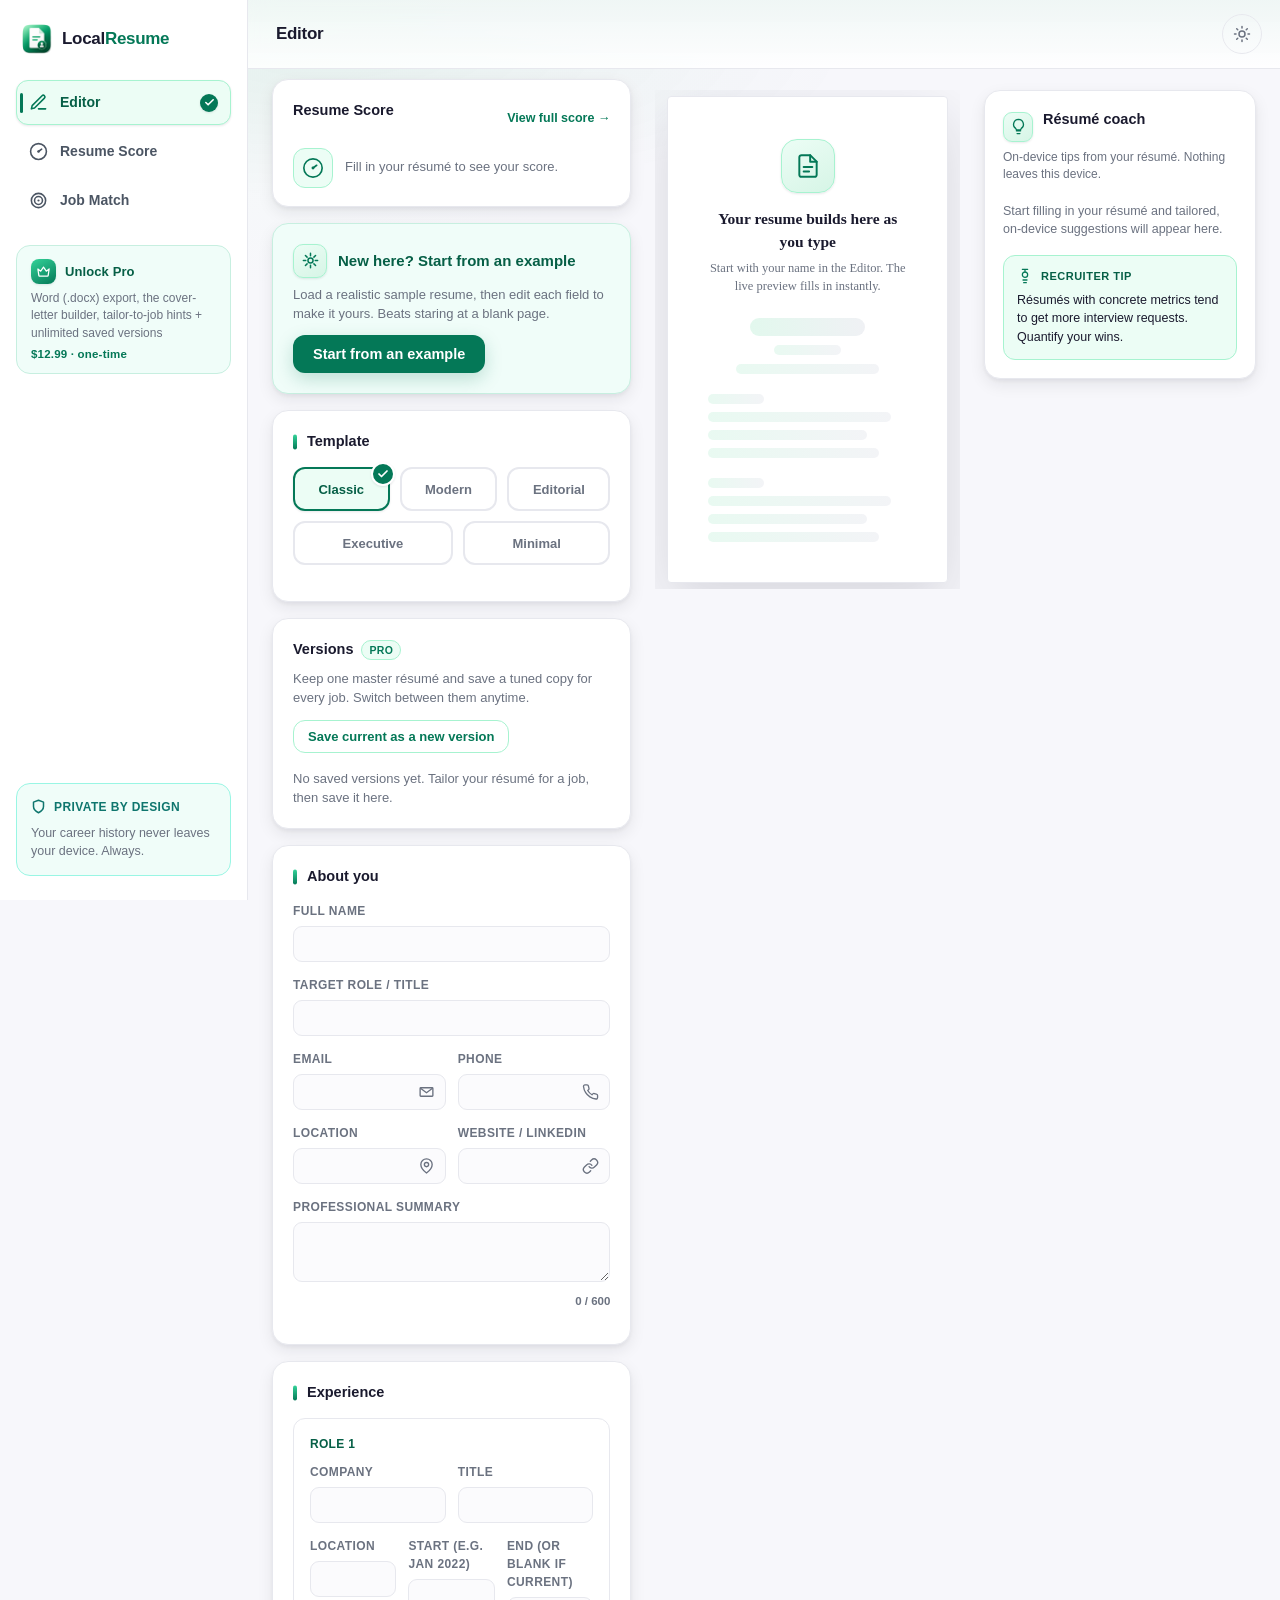
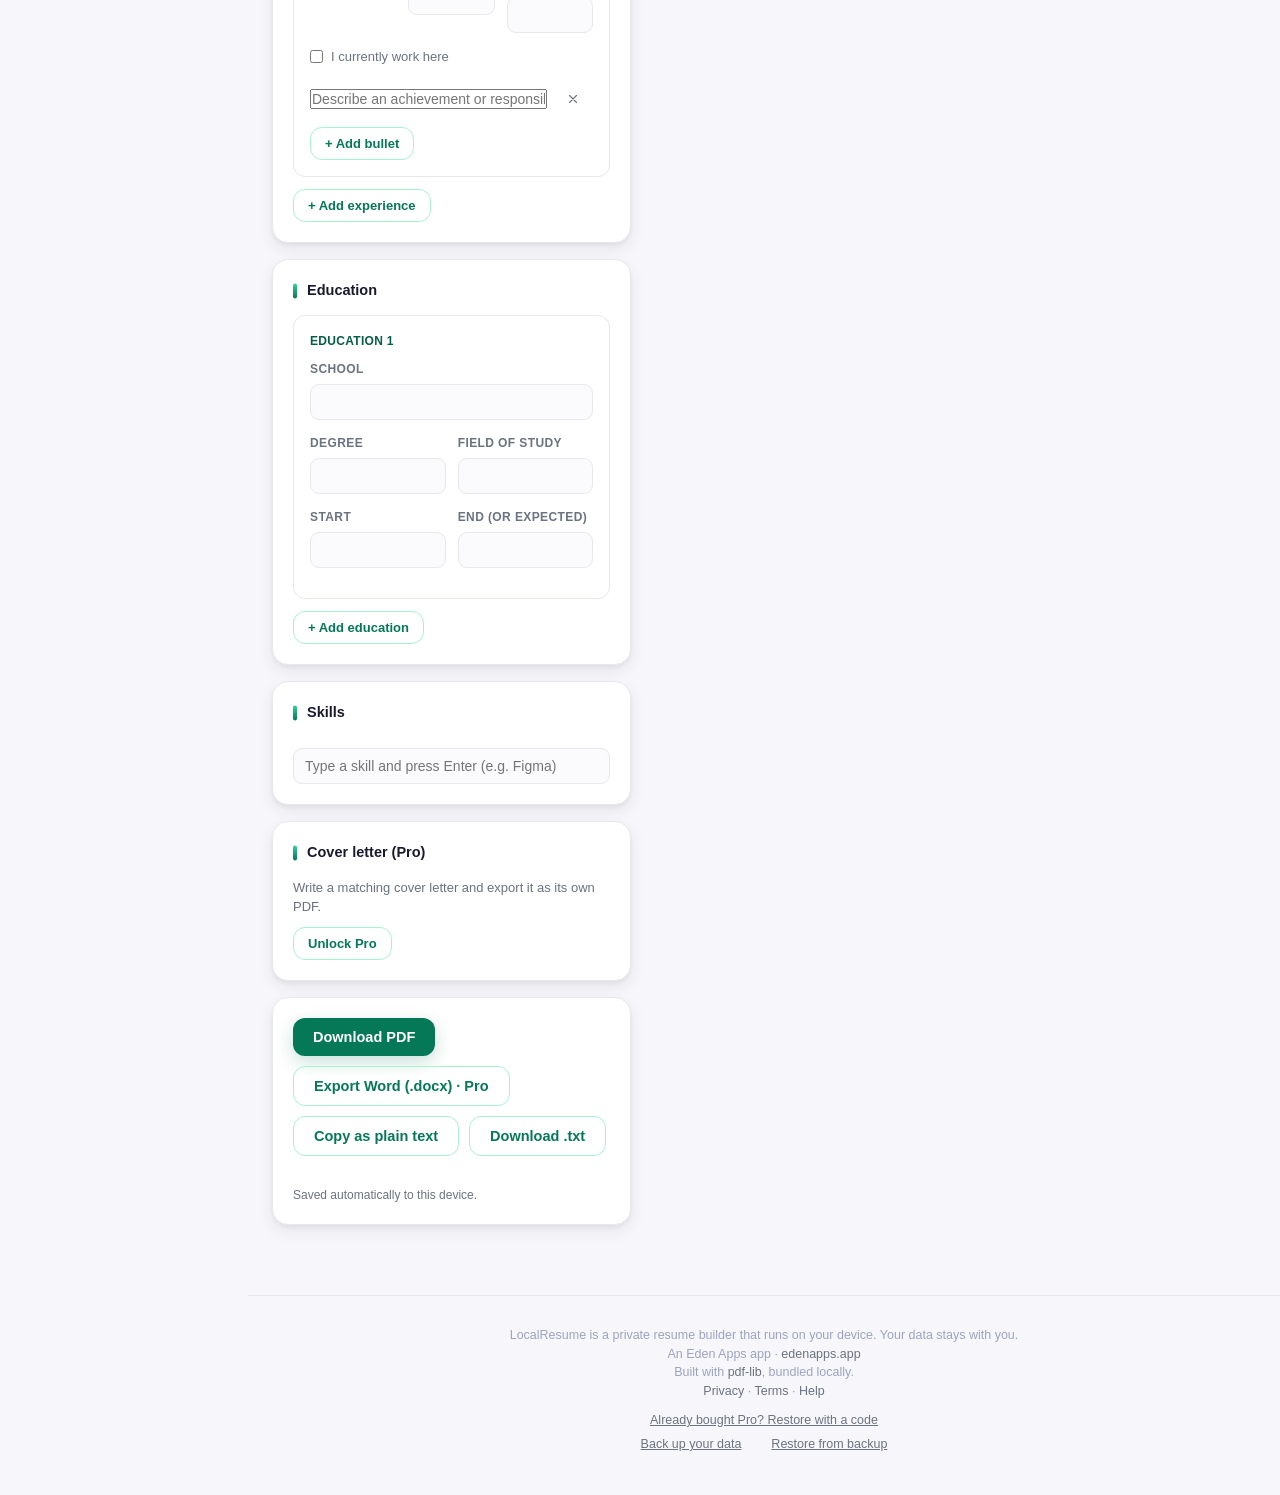
<file: index.html>
<!DOCTYPE html>
<html lang="en">
<head>
  <meta charset="UTF-8">
  <meta http-equiv="Content-Security-Policy" content="default-src 'self'; script-src 'self' https://js.stripe.com; style-src 'self' 'unsafe-inline'; img-src 'self' data: blob: https://da08ctfrofx1b.cloudfront.net; font-src 'self'; connect-src 'self' https://api.revenuecat.com https://e.revenue.cat https://js.stripe.com; worker-src 'self' blob:; frame-src https://js.stripe.com; child-src 'self' blob:; object-src 'none'; base-uri 'self'; form-action 'none'">
  <meta name="viewport" content="width=device-width, initial-scale=1.0, viewport-fit=cover">
  <title>LocalResume: Private Resume Builder</title>
  <meta name="description" content="Build a polished, ATS-friendly resume right on your device. Your career history and contact details are never uploaded. No account needed.">
  <link rel="icon" href="assets/favicon.svg" type="image/svg+xml">
  <link rel="icon" type="image/png" sizes="32x32" href="assets/favicon-32.png">
  <link rel="icon" type="image/png" sizes="16x16" href="assets/favicon-16.png">
  <link rel="apple-touch-icon" href="assets/apple-touch-icon.png">
  <link rel="canonical" href="https://localresumeapp.com/">
  <meta name="theme-color" content="#ffffff" media="(prefers-color-scheme: light)">
  <meta name="theme-color" content="#0f1115" media="(prefers-color-scheme: dark)">
  <link rel="manifest" href="assets/manifest.webmanifest">
  <!-- Open Graph / social share -->
  <meta property="og:type" content="website">
  <meta property="og:site_name" content="LocalResume">
  <meta property="og:url" content="https://localresumeapp.com/">
  <meta property="og:title" content="LocalResume: Build a private, ATS-friendly résumé">
  <meta property="og:description" content="Build a polished, ATS-friendly resume right on your device. Your career history and contact details are never uploaded. No account needed.">
  <meta property="og:image" content="https://localresumeapp.com/assets/og-image.png">
  <meta property="og:image:width" content="1200">
  <meta property="og:image:height" content="630">
  <meta property="og:image:alt" content="LocalResume: private, on your device">
  <meta name="twitter:card" content="summary_large_image">
  <meta name="twitter:title" content="LocalResume: Build a private, ATS-friendly résumé">
  <meta name="twitter:description" content="Build a polished, ATS-friendly resume right on your device. Your career history and contact details are never uploaded. No account needed.">
  <meta name="twitter:image" content="https://localresumeapp.com/assets/og-image.png">
  <!-- Sets data-theme on <html> before styles paint, so there's no flash of the
       wrong theme. CSP-safe (same-origin 'self', no inline script). -->
  <script src="theme.js?v=506fb6be22"></script>
  <link rel="stylesheet" href="styles.css?v=506fb6be22">
  <script type="application/ld+json">{"@context":"https://schema.org","@type":"SoftwareApplication","name":"LocalResume","url":"https://localresumeapp.com/","description":"Build a polished, ATS-friendly resume right on your device. Your career history and contact details are never uploaded. No account needed.","applicationCategory":"BusinessApplication","operatingSystem":"Web, iOS","isAccessibleForFree":true,"browserRequirements":"Requires JavaScript. Runs on your device — no account, no upload.","publisher":{"@type":"Organization","name":"LocalResume"}}</script>
</head>
<body>
  <a class="skip-link" href="#appMain">Skip to content</a>
  <div class="app-shell">
    <!-- ── Left sidebar: brand, primary nav, privacy card ── -->
    <aside class="sidebar" aria-label="Primary">
      <div class="logo" id="logo" role="button" tabindex="0" aria-label="Scroll to top">
        <img src="assets/brand-icon-512.png" alt="LocalResume logo" class="brand-logo" width="30" height="30">
        <b>Local<span class="wordmark-accent">Resume</span></b>
      </div>

      <nav class="side-nav" aria-label="Sections">
        <a class="nav-item" id="navEditor" href="#/editor">
          <span class="nav-ic" aria-hidden="true"><svg viewBox="0 0 24 24" fill="none" stroke="currentColor" stroke-width="2" stroke-linecap="round" stroke-linejoin="round"><path d="M12 20h9"/><path d="M16.5 3.5a2.12 2.12 0 0 1 3 3L7 19l-4 1 1-4Z"/></svg></span>
          <span>Editor</span>
        </a>
        <a class="nav-item" id="navScore" href="#/score">
          <span class="nav-ic" aria-hidden="true"><svg viewBox="0 0 24 24" fill="none" stroke="currentColor" stroke-width="2" stroke-linecap="round" stroke-linejoin="round"><path d="M22 12a10 10 0 1 1-20 0 10 10 0 0 1 20 0Z"/><path d="M12 12l4-3"/><circle cx="12" cy="12" r="1.6" fill="currentColor" stroke="none"/></svg></span>
          <span>Resume Score</span>
        </a>
        <a class="nav-item" id="navMatch" href="#/match">
          <span class="nav-ic" aria-hidden="true"><svg viewBox="0 0 24 24" fill="none" stroke="currentColor" stroke-width="2" stroke-linecap="round" stroke-linejoin="round"><circle cx="12" cy="12" r="9"/><circle cx="12" cy="12" r="5"/><circle cx="12" cy="12" r="1.4" fill="currentColor" stroke="none"/></svg></span>
          <span>Job Match</span>
        </a>
      </nav>

      <!-- Quiet, honest front door to the existing one-time Pro offer.
           Hidden by default; app.js reveals it only when Billing.isPro() is
           false, and hides it again on any Pro-status change (purchase/restore).
           The button calls the app's existing showProModal() opener. -->
      <button type="button" class="unlock-pro-card hidden" id="unlockProCard"
              aria-label="Unlock LocalResume Pro, $12.99 one-time">
        <span class="unlock-pro-head">
          <svg class="unlock-pro-glyph" aria-hidden="true" viewBox="0 0 24 24" fill="none" stroke="currentColor" stroke-width="2" stroke-linecap="round" stroke-linejoin="round"><path d="M3 8l4.5 3.5L12 5l4.5 6.5L21 8l-1.6 10.5a1 1 0 0 1-1 .85H5.6a1 1 0 0 1-1-.85L3 8z"/></svg>
          <span class="unlock-pro-title">Unlock Pro</span>
        </span>
        <span class="unlock-pro-benefit">Word (.docx) export, the cover-letter builder, tailor-to-job hints + unlimited saved versions</span>
        <span class="unlock-pro-price">$12.99 · one-time</span>
      </button>

      <div class="privacy-card">
        <div class="privacy-card-head">
          <svg aria-hidden="true" viewBox="0 0 24 24" fill="none" stroke="currentColor" stroke-width="2.4" stroke-linecap="round" stroke-linejoin="round"><path d="M12 22s8-4 8-10V5l-8-3-8 3v7c0 6 8 10 8 10z"/></svg>
          <span>Private by design</span>
        </div>
        <p>Your career history never leaves your device. Always.</p>
      </div>
    </aside>

    <!-- ── Main area: slim topbar + routed views ── -->
    <div class="main-area">
      <div class="topbar">
        <div class="topbar-title" id="routeTitle">Editor</div>
        <div class="topbar-right">
          <button type="button" class="theme-toggle" id="themeToggle" aria-label="Switch theme">
            <svg class="icon-moon" aria-hidden="true" viewBox="0 0 24 24" fill="none" stroke="currentColor" stroke-width="2" stroke-linecap="round" stroke-linejoin="round"><path d="M21 12.79A9 9 0 1 1 11.21 3 7 7 0 0 0 21 12.79z"/></svg>
            <svg class="icon-sun" aria-hidden="true" viewBox="0 0 24 24" fill="none" stroke="currentColor" stroke-width="2" stroke-linecap="round" stroke-linejoin="round"><circle cx="12" cy="12" r="4"/><path d="M12 2v2M12 20v2M4.93 4.93l1.41 1.41M17.66 17.66l1.41 1.41M2 12h2M20 12h2M6.34 17.66l-1.41 1.41M19.07 4.93l-1.41 1.41"/></svg>
          </button>
        </div>
      </div>

      <!-- Editor is the live mount point for buildEditor(); the router shows/hides
           the route sections and relocates the Score/Match panels into their views. -->
      <main class="route-wrap" id="appMain" tabindex="-1">
        <section id="route-editor" class="route" tabindex="-1">
          <div id="editor" class="editor"></div>
        </section>
        <section id="route-score" class="route" tabindex="-1" hidden>
          <div class="route-head">
            <h2 class="route-h">Resume Score</h2>
            <p class="route-sub">A quick on-device check against common recruiter and ATS expectations. Updates live as you edit. Nothing leaves your device.</p>
          </div>
          <div id="scoreHost" class="route-body"></div>
        </section>
        <section id="route-match" class="route" tabindex="-1" hidden>
          <div class="route-head">
            <h2 class="route-h">Job Match</h2>
            <p class="route-sub">Paste a job description and compare its key terms against your whole resume, all on this device.</p>
          </div>
          <div id="matchHost" class="route-body"></div>
        </section>
      </main>

      <footer>
    LocalResume is a private resume builder that runs on your device. Your data stays with you.<br>
    An Eden Apps app · <a href="https://edenapps.app" target="_blank" rel="noopener">edenapps.app</a><br>
    Built with <a href="https://pdf-lib.js.org" target="_blank" rel="noopener">pdf-lib</a>, bundled locally.<br>
    <a href="privacy.html">Privacy</a> · <a href="https://edenapps.app/terms.html" target="_blank" rel="noopener">Terms</a> · <a href="support.html">Help</a><br>
    <button type="button" id="footerRestoreLink" class="restore-link" style="margin-top: 8px;">Already bought Pro? Restore with a code</button>
    <button type="button" id="footerLicenseLink" class="restore-link hidden">View your Pro license card</button>
    <a id="footerRefundLink" class="restore-link hidden" href="#">Need a refund? Email us</a>
    <div class="backup-row">
      <button type="button" id="footerBackupLink" class="restore-link">Back up your data</button>
      <button type="button" id="footerRestoreBackupLink" class="restore-link">Restore from backup</button>
      <input type="file" id="vaultFileInput" accept=".json,application/json" class="hidden">
    </div>
  </footer>
    </div>
  </div>

  <!-- pdf-lib is lazy-loaded on first PDF export (see ensurePdfLib in app.js) -->
  <script src="lib/jszip.min.js"></script>
  <script src="billing.js?v=506fb6be22"></script>
  <script src="app.js?v=506fb6be22"></script>
</body>
</html>
</file>
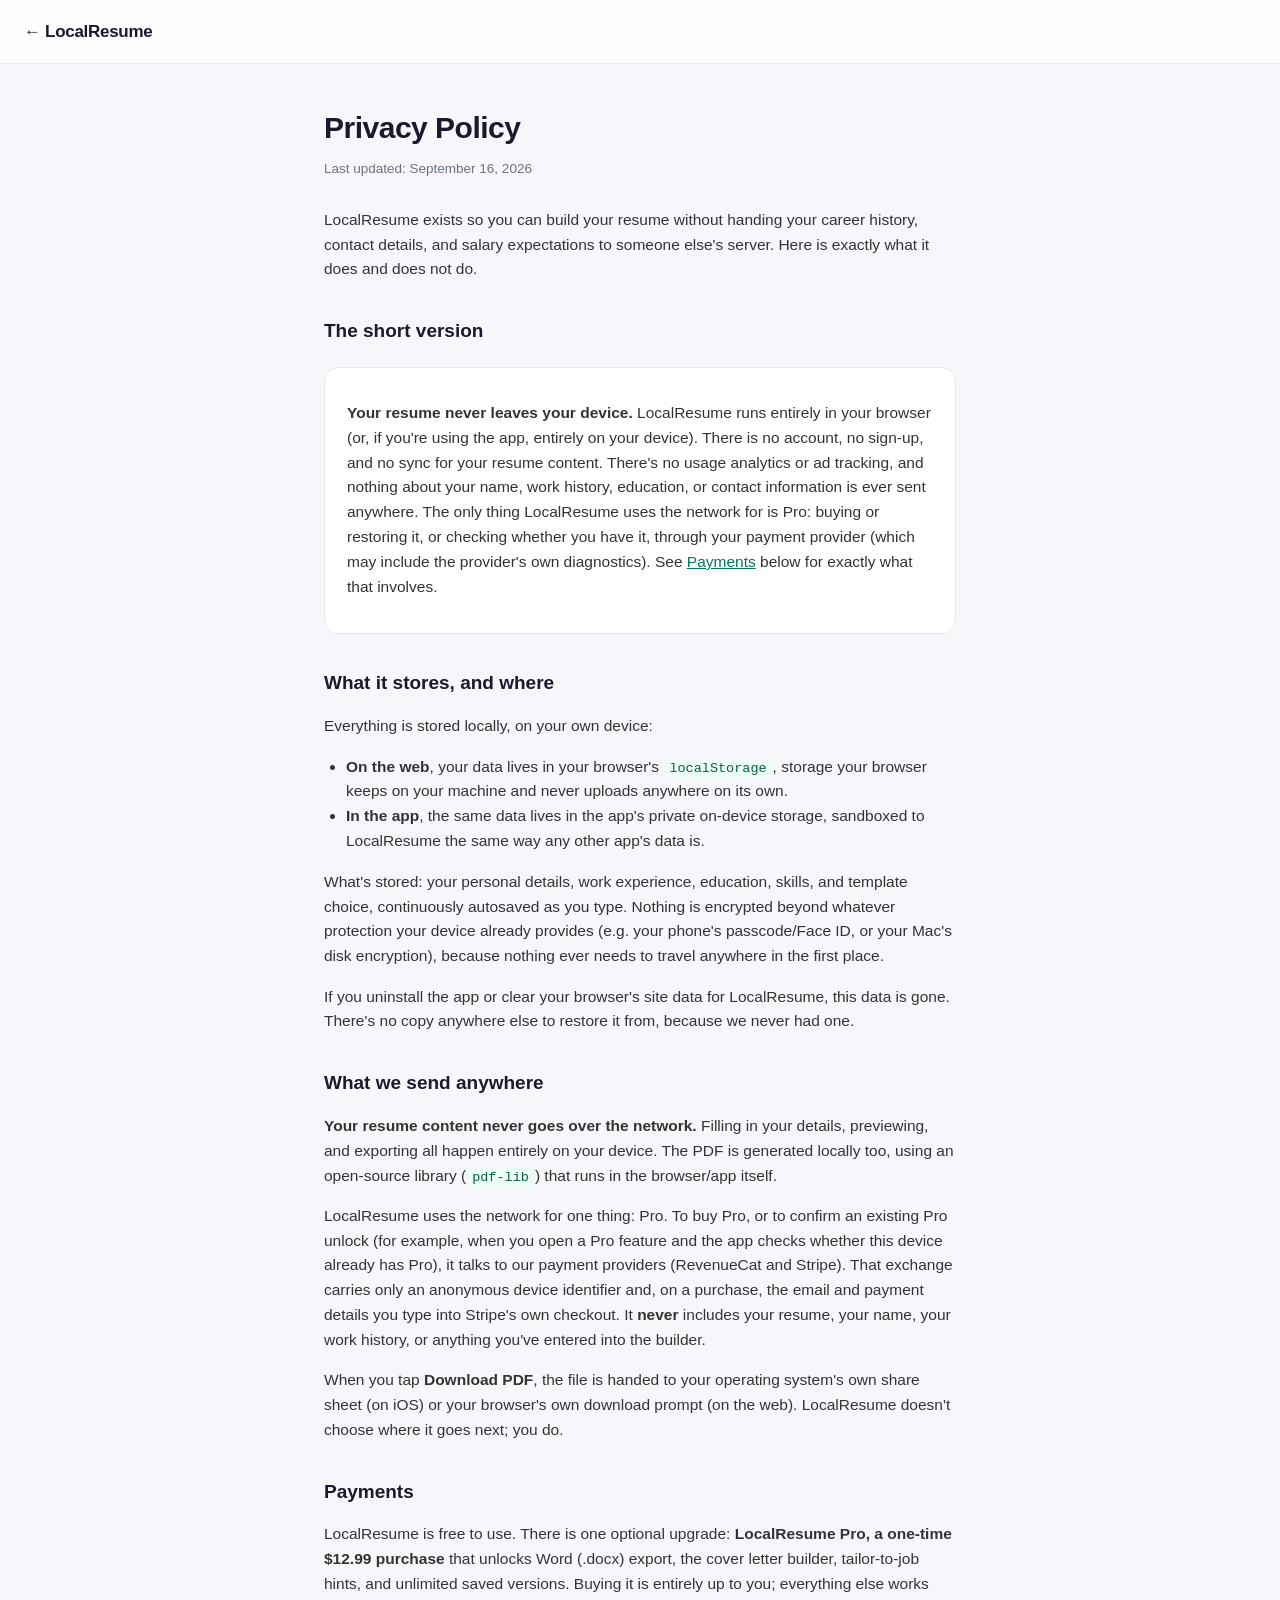
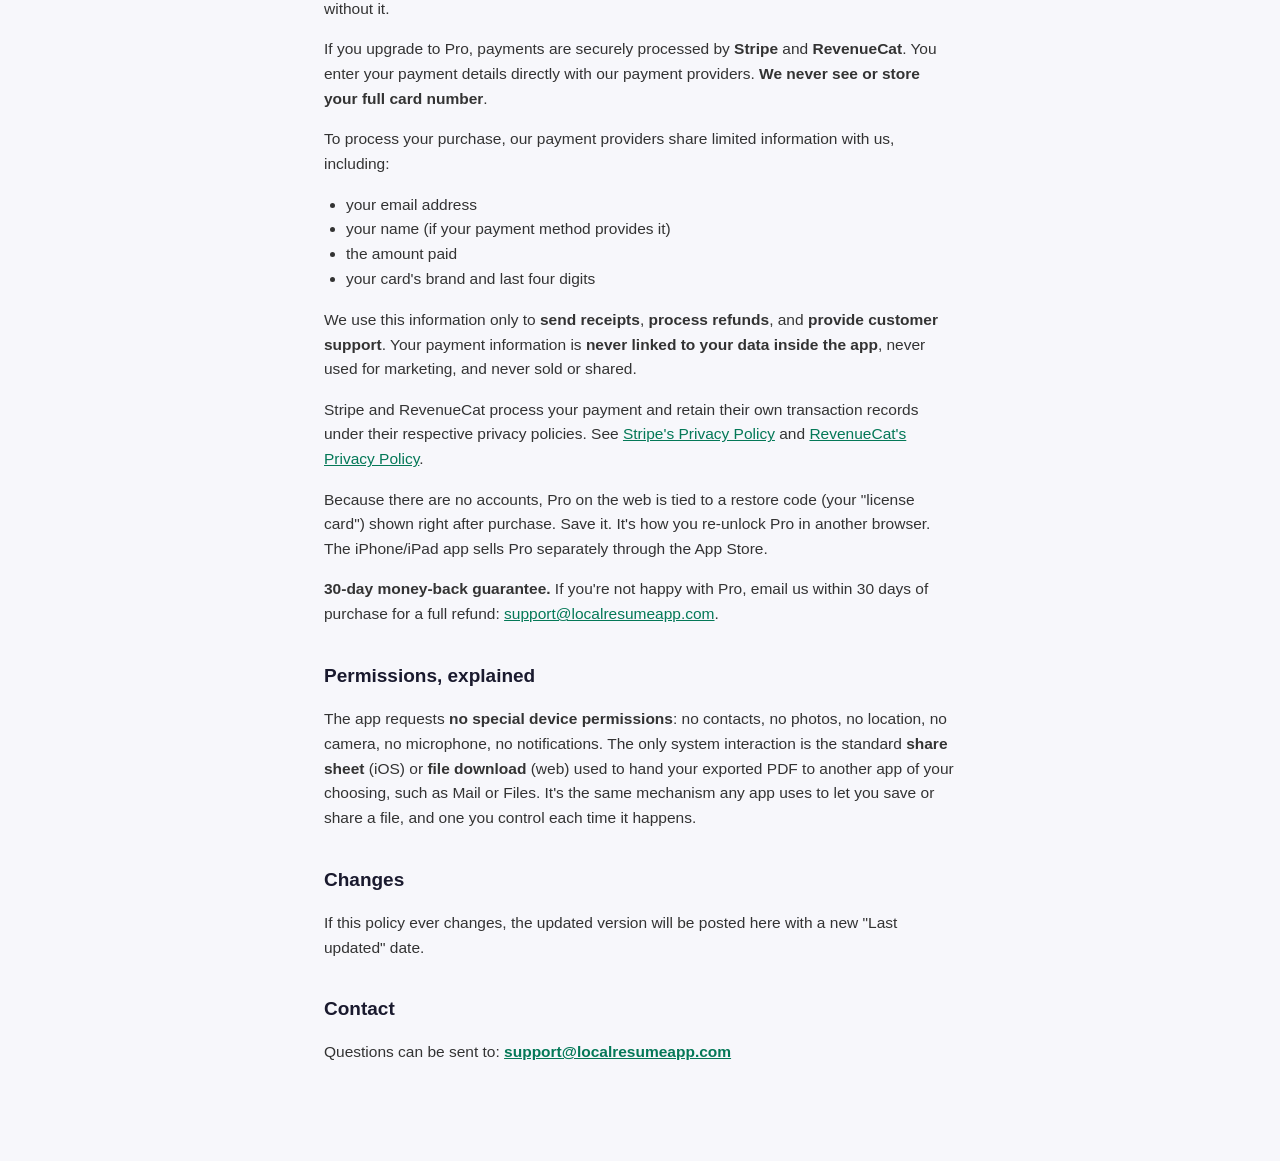
<file: privacy.html>
<!DOCTYPE html>
<html lang="en">
<head>
<meta charset="UTF-8">
<meta name="viewport" content="width=device-width, initial-scale=1, viewport-fit=cover">
<title>LocalResume: Privacy Policy</title>
<meta name="description" content="LocalResume's privacy policy: your resume is built and stored on your device. No account, no ads, no cross-app tracking. The network is used only for Pro.">
<link rel="canonical" href="https://localresumeapp.com/privacy.html">
<link rel="icon" href="assets/favicon.svg">
<script>try{var n=(window.Capacitor&&typeof window.Capacitor.isNativePlatform==='function'&&window.Capacitor.isNativePlatform())||location.protocol==='capacitor:'||location.hostname==='localhost'||/[?&]native=1/.test(location.search);if(n)document.documentElement.className+=' native';}catch(e){}</script>
<style>
  :root {
    --brand: #047857; --brand-dark: #065f46; --brand-soft: #ecfdf5;
    --ink: #1a1a2e; --muted: #6b7280; --line: #e7e8ee; --bg: #f7f7fb; --card: #ffffff;
  }
  * { box-sizing: border-box; }
  body {
    font-family: -apple-system, BlinkMacSystemFont, "Segoe UI", Roboto, sans-serif;
    color: var(--ink); background: var(--bg); margin: 0; line-height: 1.6;
  }
  .topbar {
    padding: max(18px, env(safe-area-inset-top)) max(24px, env(safe-area-inset-right)) 18px max(24px, env(safe-area-inset-left));
    border-bottom: 1px solid var(--line); background: rgba(255,255,255,.85);
    backdrop-filter: saturate(180%) blur(12px); position: sticky; top: 0;
  }
  .topbar a { color: var(--ink); text-decoration: none; font-weight: 800; font-size: 17px; letter-spacing: -.3px; }
  main { max-width: 680px; margin: 0 auto; padding: 40px 24px 80px; }
  h1 { font-size: 30px; letter-spacing: -.5px; margin: 0 0 6px; }
  .updated { color: var(--muted); font-size: 13.5px; margin-bottom: 28px; }
  h2 { font-size: 19px; margin: 34px 0 10px; }
  p, li { color: #333; font-size: 15.5px; }
  /* Platform-aware payment copy: web shows Stripe, the iOS app shows Apple In-App Purchase. */
  .only-ios { display: none; }
  html.native .only-web { display: none; }
  html.native .only-ios { display: block; }
  ul { padding-left: 22px; }
  code {
    background: var(--brand-soft); color: var(--brand-dark);
    padding: 2px 6px; border-radius: 5px; font-size: 13.5px;
  }
  a { color: var(--brand); }
  .card {
    background: var(--card); border: 1px solid var(--line); border-radius: 14px;
    padding: 18px 22px; margin: 20px 0;
  }
  /* Dark theme — follows the system setting (this page has no toggle), using
     the same dark tokens as the main app. */
  @media (prefers-color-scheme: dark) {
    :root {
      --brand: #34d399; --brand-dark: #6ee7b7; --brand-soft: #10231c;
      --ink: #e8e8ed; --muted: #a1a1b0; --line: #2a2c34; --bg: #15161a; --card: #1c1d22;
    }
    .topbar { background: rgba(24,25,30,.85); }
    p, li { color: #d3d3dc; }
  }
</style>
</head>
<body>
  <div class="topbar"><a href="./">← LocalResume</a></div>
  <main>
    <h1>Privacy Policy</h1>
    <div class="updated">Last updated: September 16, 2026</div>

    <p>LocalResume exists so you can build your resume without handing your career history, contact details, and salary expectations to someone else's server. Here is exactly what it does and does not do.</p>

    <h2>The short version</h2>
    <div class="card">
      <p><strong>Your resume never leaves your device.</strong> LocalResume runs entirely in your browser (or, if you're using the app, entirely on your device). There is no account, no sign-up, and no sync for your resume content. There's no usage analytics or ad tracking, and nothing about your name, work history, education, or contact information is ever sent anywhere. The only thing LocalResume uses the network for is Pro: buying or restoring it, or checking whether you have it, through your payment provider (which may include the provider's own diagnostics). See <a href="#payments">Payments</a> below for exactly what that involves.</p>
    </div>

    <h2>What it stores, and where</h2>
    <p>Everything is stored locally, on your own device:</p>
    <ul>
      <li><strong>On the web</strong>, your data lives in your browser's <code>localStorage</code>, storage your browser keeps on your machine and never uploads anywhere on its own.</li>
      <li><strong>In the app</strong>, the same data lives in the app's private on-device storage, sandboxed to LocalResume the same way any other app's data is.</li>
    </ul>
    <p>What's stored: your personal details, work experience, education, skills, and template choice, continuously autosaved as you type. Nothing is encrypted beyond whatever protection your device already provides (e.g. your phone's passcode/Face ID, or your Mac's disk encryption), because nothing ever needs to travel anywhere in the first place.</p>
    <p>If you uninstall the app or clear your browser's site data for LocalResume, this data is gone. There's no copy anywhere else to restore it from, because we never had one.</p>

    <h2>What we send anywhere</h2>
    <p><strong>Your resume content never goes over the network.</strong> Filling in your details, previewing, and exporting all happen entirely on your device. The PDF is generated locally too, using an open-source library (<code>pdf-lib</code>) that runs in the browser/app itself.</p>
    <p class="only-web">LocalResume uses the network for one thing: Pro. To buy Pro, or to confirm an existing Pro unlock (for example, when you open a Pro feature and the app checks whether this device already has Pro), it talks to our payment providers (RevenueCat and Stripe). That exchange carries only an anonymous device identifier and, on a purchase, the email and payment details you type into Stripe's own checkout. It <strong>never</strong> includes your resume, your name, your work history, or anything you've entered into the builder.</p>
    <p class="only-ios">LocalResume uses the network for one thing: Pro. On iPhone and iPad, Apple handles the purchase through the App Store, and when the app launches it confirms purchase status with RevenueCat using an anonymous identifier. That check <strong>never</strong> includes your resume, your name, your work history, or anything you've entered into the builder.</p>
    <p>When you tap <strong>Download PDF</strong>, the file is handed to your operating system's own share sheet (on iOS) or your browser's own download prompt (on the web). LocalResume doesn't choose where it goes next; you do.</p>
    <!-- Payments is platform-aware: .only-web = Stripe (web billing); .only-ios = Apple In-App Purchase (iPhone/iPad). Toggled by the html.native class set in <head>. -->
    <h2 id="payments">Payments</h2>
    <p>LocalResume is free to use. There is one optional upgrade: <strong>LocalResume Pro, a one-time $12.99 purchase</strong> that unlocks Word (.docx) export, the cover letter builder, tailor-to-job hints, and unlimited saved versions. Buying it is entirely up to you; everything else works without it.</p>
    <div class="only-web">
    <p>If you upgrade to Pro, payments are securely processed by <strong>Stripe</strong> and <strong>RevenueCat</strong>. You enter your payment details directly with our payment providers. <strong>We never see or store your full card number</strong>.</p>
    <p>To process your purchase, our payment providers share limited information with us, including:</p>
    <ul>
      <li>your email address</li>
      <li>your name (if your payment method provides it)</li>
      <li>the amount paid</li>
      <li>your card&#39;s brand and last four digits</li>
    </ul>
    <p>We use this information only to <strong>send receipts</strong>, <strong>process refunds</strong>, and <strong>provide customer support</strong>. Your payment information is <strong>never linked to your data inside the app</strong>, never used for marketing, and never sold or shared.</p>
    <p>Stripe and RevenueCat process your payment and retain their own transaction records under their respective privacy policies. See <a href="https://stripe.com/privacy" target="_blank" rel="noopener">Stripe&#39;s Privacy Policy</a> and <a href="https://www.revenuecat.com/privacy" target="_blank" rel="noopener">RevenueCat&#39;s Privacy Policy</a>.</p>
    </div>
    <div class="only-ios">
    <p>On iPhone and iPad, Pro is sold through the <strong>App Store using Apple&#39;s In-App Purchase</strong>. Apple handles the entire checkout and shows the price in your local currency. You pay with your Apple Account. <strong>We never see or handle your card, and we never receive your name or email.</strong></p>
    <p>After a purchase, all we receive is <strong>anonymized sales totals</strong> from Apple (how many, not who) and a <strong>random identifier</strong> from RevenueCat that the app uses to check whether Pro is active on your device. It isn&#39;t tied to your Apple Account, your name, or anything you create in the app, and it&#39;s never used for marketing, never sold, and never shared.</p>
    </div>
    <p class="only-web">Because there are no accounts, Pro on the web is tied to a restore code (your "license card") shown right after purchase. Save it. It's how you re-unlock Pro in another browser. The iPhone/iPad app sells Pro separately through the App Store.</p>
    <p class="only-ios">There are no accounts. Your Pro purchase belongs to your Apple Account. To re-unlock it on another iPhone or iPad, tap <strong>Restore Purchases</strong> in the app while signed in with the same Apple Account.</p>
    <div class="only-web">
    <p><strong>30-day money-back guarantee.</strong> If you're not happy with Pro, email us within 30 days of purchase for a full refund: <a href="mailto:support@localresumeapp.com">support@localresumeapp.com</a>.</p>
    </div>
    <div class="only-ios">
    <p><strong>Your receipt comes from Apple, and any refund is handled by Apple</strong>, not by us. To request a refund, use Apple&#39;s own process at <a href="https://reportaproblem.apple.com" target="_blank" rel="noopener">reportaproblem.apple.com</a>. RevenueCat verifies your purchase on our behalf under its <a href="https://www.revenuecat.com/privacy" target="_blank" rel="noopener">Privacy Policy</a>.</p>
    </div>

    <h2>Permissions, explained</h2>
    <p>The app requests <strong>no special device permissions</strong>: no contacts, no photos, no location, no camera, no microphone, no notifications. The only system interaction is the standard <strong>share sheet</strong> (iOS) or <strong>file download</strong> (web) used to hand your exported PDF to another app of your choosing, such as Mail or Files. It's the same mechanism any app uses to let you save or share a file, and one you control each time it happens.</p>

    <h2>Changes</h2>
    <p>If this policy ever changes, the updated version will be posted here with a new "Last updated" date.</p>

    <h2>Contact</h2>
    <p>Questions can be sent to: <strong><a href="mailto:support@localresumeapp.com">support@localresumeapp.com</a></strong></p>
  </main>
</body>
</html>
</file>
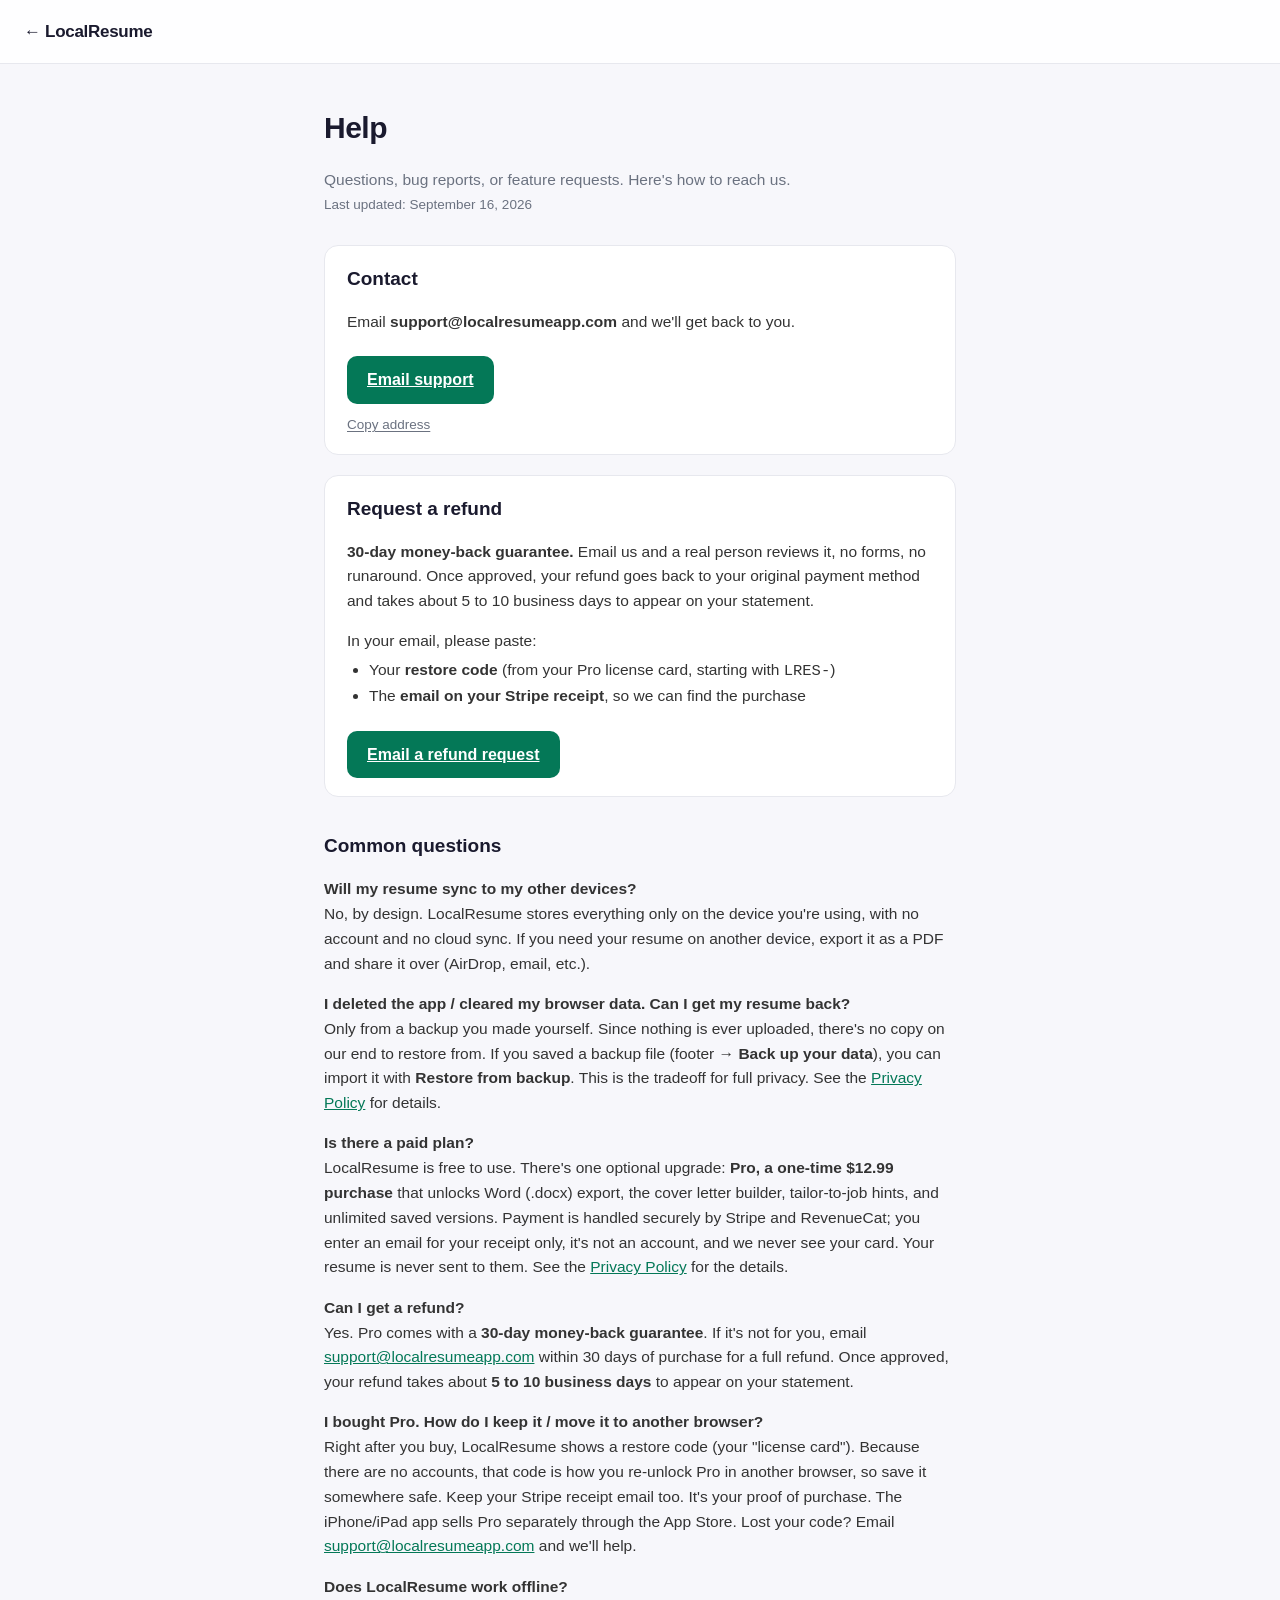
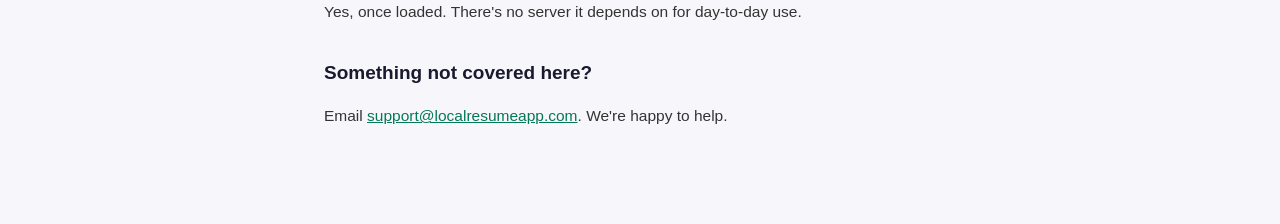
<file: support.html>
<!DOCTYPE html>
<html lang="en">
<head>
<meta charset="UTF-8">
<meta name="viewport" content="width=device-width, initial-scale=1, viewport-fit=cover">
<title>LocalResume: Help</title>
<meta name="description" content="Get help with LocalResume: contact support and find answers about Pro purchases, restores, refunds, and your on-device data.">
<link rel="canonical" href="https://localresumeapp.com/support.html">
<link rel="icon" href="assets/favicon.svg">
<script>try{var n=(window.Capacitor&&typeof window.Capacitor.isNativePlatform==='function'&&window.Capacitor.isNativePlatform())||location.protocol==='capacitor:'||location.hostname==='localhost'||/[?&]native=1/.test(location.search);if(n)document.documentElement.className+=' native';}catch(e){}</script>
<style>
  /* Platform-aware payment/refund copy: web shows Stripe + email-us; the iOS app shows Apple refunds. */
  .only-ios { display: none; }
  html.native .only-web { display: none; }
  html.native .only-ios { display: block; }
  :root {
    --brand: #047857; --brand-dark: #065f46; --brand-soft: #ecfdf5;
    --ink: #1a1a2e; --muted: #6b7280; --line: #e7e8ee; --bg: #f7f7fb; --card: #ffffff;
  }
  * { box-sizing: border-box; }
  body {
    font-family: -apple-system, BlinkMacSystemFont, "Segoe UI", Roboto, sans-serif;
    color: var(--ink); background: var(--bg); margin: 0; line-height: 1.6;
  }
  .topbar {
    padding: max(18px, env(safe-area-inset-top)) max(24px, env(safe-area-inset-right)) 18px max(24px, env(safe-area-inset-left));
    border-bottom: 1px solid var(--line); background: rgba(255,255,255,.85);
    backdrop-filter: saturate(180%) blur(12px); position: sticky; top: 0;
  }
  .topbar a { color: var(--ink); text-decoration: none; font-weight: 800; font-size: 17px; letter-spacing: -.3px; }
  main { max-width: 680px; margin: 0 auto; padding: 40px 24px 80px; }
  h1 { font-size: 30px; letter-spacing: -.5px; margin: 0 0 6px; }
  .sub { color: var(--muted); font-size: 15.5px; margin-bottom: 28px; }
  h2 { font-size: 19px; margin: 34px 0 10px; }
  p, li { color: #333; font-size: 15.5px; }
  ul { padding-left: 22px; }
  a { color: var(--brand); }
  .card {
    background: var(--card); border: 1px solid var(--line); border-radius: 14px;
    padding: 18px 22px; margin: 20px 0;
  }
  .btn {
    display: inline-block; background: var(--brand); color: #fff; font-weight: 700;
    padding: 11px 20px; border-radius: 10px; margin-top: 6px;
  }
  .copy-address {
    display: block; background: none; border: none; padding: 0; margin: 10px 0 0;
    color: var(--muted); font: inherit; font-size: 13.5px; text-decoration: underline;
    text-underline-offset: 2px; cursor: pointer; text-align: left;
  }
  /* Dark theme — follows the system setting (this page has no toggle), using
     the same dark tokens as the main app. */
  @media (prefers-color-scheme: dark) {
    :root {
      --brand: #34d399; --brand-dark: #6ee7b7; --brand-soft: #10231c;
      --ink: #e8e8ed; --muted: #a1a1b0; --line: #2a2c34; --bg: #15161a; --card: #1c1d22;
    }
    .topbar { background: rgba(24,25,30,.85); }
    p, li { color: #d3d3dc; }
    .btn { color: #052e21; }
  }
</style>
</head>
<body>
  <div class="topbar"><a href="./">← LocalResume</a></div>
  <main>
    <h1>Help</h1>
    <p class="sub">Questions, bug reports, or feature requests. Here's how to reach us.<br><span style="font-size:13.5px">Last updated: September 16, 2026</span></p>

    <div class="card">
      <h2 style="margin-top:0">Contact</h2>
      <p>Email <strong>support@localresumeapp.com</strong> and we'll get back to you.</p>
      <a class="btn" href="mailto:support@localresumeapp.com">Email support</a>
      <button type="button" class="copy-address" onclick="copyAddress(this)">Copy address</button>
    </div>

    <div class="card">
      <h2 style="margin-top:0">Request a refund</h2>
      <div class="only-web">
      <p><strong>30-day money-back guarantee.</strong> Email us and a real person reviews it, no forms, no runaround. Once approved, your refund goes back to your original payment method and takes about 5 to 10 business days to appear on your statement.</p>
      <p style="margin-bottom:4px">In your email, please paste:</p>
      <ul style="margin-top:4px">
        <li>Your <strong>restore code</strong> (from your Pro license card, starting with <code>LRES-</code>)</li>
        <li>The <strong>email on your Stripe receipt</strong>, so we can find the purchase</li>
      </ul>
      <a class="btn" href="mailto:support@localresumeapp.com?subject=Refund%20request%3A%20LocalResume%20Pro&amp;body=Hi%20LocalResume%20team%2C%0A%0AI'd%20like%20to%20request%20a%20refund%20for%20my%20LocalResume%20Pro%20purchase.%0A%0AMy%20restore%20code%3A%20%0AEmail%20on%20my%20Stripe%20receipt%3A%20%0AReason%20(optional)%3A%20%0A%0AThanks.%20I%20understand%20a%20real%20person%20will%20review%20this%20and%20reply.%0A">Email a refund request</a>
      </div>
      <div class="only-ios">
      <p><strong>Refunds on iPhone &amp; iPad are handled by Apple.</strong> Apple manages all App Store purchases, so refund requests go directly to Apple. It's quick, and Apple reviews and processes it.</p>
      <a class="btn" href="https://reportaproblem.apple.com" target="_blank" rel="noopener">Request a refund from Apple</a>
      </div>
    </div>

    <h2>Common questions</h2>

    <p><strong>Will my resume sync to my other devices?</strong><br>
    No, by design. LocalResume stores everything only on the device you're using, with no account and no cloud sync. If you need your resume on another device, export it as a PDF and share it over (AirDrop, email, etc.).</p>

    <p><strong>I deleted the app / cleared my browser data. Can I get my resume back?</strong><br>
    Only from a backup you made yourself. Since nothing is ever uploaded, there's no copy on our end to restore from. If you saved a backup file (footer → <strong>Back up your data</strong>), you can import it with <strong>Restore from backup</strong>. This is the tradeoff for full privacy. See the <a href="privacy.html">Privacy Policy</a> for details.</p>

    <p class="only-web"><strong>Is there a paid plan?</strong><br>
    LocalResume is free to use. There's one optional upgrade: <strong>Pro, a one-time $12.99 purchase</strong> that unlocks Word (.docx) export, the cover letter builder, tailor-to-job hints, and unlimited saved versions. Payment is handled securely by Stripe and RevenueCat; you enter an email for your receipt only, it's not an account, and we never see your card. Your resume is never sent to them. See the <a href="privacy.html#payments">Privacy Policy</a> for the details.</p>
    <p class="only-ios"><strong>Is there a paid plan?</strong><br>
    LocalResume is free to use. There's one optional upgrade: <strong>Pro, a one-time $12.99 purchase</strong> that unlocks Word (.docx) export, the cover letter builder, tailor-to-job hints, and unlimited saved versions. On iPhone and iPad, checkout is handled by Apple through the App Store, which shows the price in your local currency. We never see your card, name, or email. Your resume is never sent to them. See the <a href="privacy.html#payments">Privacy Policy</a> for the details.</p>

    <p class="only-web"><strong>Can I get a refund?</strong><br>
    Yes. Pro comes with a <strong>30-day money-back guarantee</strong>. If it's not for you, email <a href="mailto:support@localresumeapp.com">support@localresumeapp.com</a> within 30 days of purchase for a full refund. Once approved, your refund takes about <strong>5 to 10 business days</strong> to appear on your statement.</p>
    <p class="only-ios"><strong>Can I get a refund?</strong><br>
    Yes. On iPhone and iPad, refunds are handled by <strong>Apple</strong>. Request one at <a href="https://reportaproblem.apple.com" target="_blank" rel="noopener">reportaproblem.apple.com</a> and Apple reviews and processes it.</p>

    <p class="only-web"><strong>I bought Pro. How do I keep it / move it to another browser?</strong><br>
    Right after you buy, LocalResume shows a restore code (your "license card"). Because there are no accounts, that code is how you re-unlock Pro in another browser, so save it somewhere safe. Keep your Stripe receipt email too. It's your proof of purchase. The iPhone/iPad app sells Pro separately through the App Store. Lost your code? Email <a href="mailto:support@localresumeapp.com">support@localresumeapp.com</a> and we'll help.</p>
    <p class="only-ios"><strong>I bought Pro. How do I keep it / move it to another device?</strong><br>
    Your purchase belongs to your Apple Account. On another iPhone or iPad, open LocalResume and tap <strong>Restore Purchases</strong>. Pro unlocks again at no charge, no code needed. Bought Pro on the web instead? Web and App Store purchases are separate. Your restore code works in your browser. Your Apple receipt is your proof of purchase. Need a hand? Email <a href="mailto:support@localresumeapp.com">support@localresumeapp.com</a>.</p>

    <p><strong>Does LocalResume work offline?</strong><br>
    Yes, once loaded. There's no server it depends on for day-to-day use.</p>

    <h2>Something not covered here?</h2>
    <p>Email <a href="mailto:support@localresumeapp.com">support@localresumeapp.com</a>. We're happy to help.</p>
  </main>
  <script>
    function copyAddress(btn) {
      var addr = "support@localresumeapp.com";
      var done = function () {
        btn.textContent = "Copied";
        setTimeout(function () { btn.textContent = "Copy address"; }, 2000);
      };
      var fallback = function () { window.prompt("Copy the address:", addr); };
      try {
        navigator.clipboard.writeText(addr).then(done, fallback);
      } catch (e) {
        fallback();
      }
    }
  </script>
</body>
</html>
</file>
<file: styles.css>
/* ── LocalResume — private, in-browser resume builder ──────────────── */
:root {
  --brand: #047857;
  --brand-dark: #065f46;
  --brand-light: #34d399;
  --brand-soft: #ecfdf5;
  --brand-border: #a7f3d0;
  --ink: #1a1a2e;
  --muted: #6b7280;
  --line: #e7e8ee;
  --bg: #f7f7fb;
  --card: #ffffff;
  --ok: #0f766e;
  --danger: #b91c1c;
  --shadow: 0 1px 3px rgba(20,20,40,.06), 0 8px 24px rgba(20,20,40,.05);
  --shadow-lg: 0 20px 60px rgba(20,20,40,.14);

  /* Elevation v1 — a soft, layered shadow ladder shared across the four
     sibling apps. sm for barely-raised chips, md for cards/panels, lg for
     modals & the floating resume paper. Low-opacity, cool-neutral tint. */
  --shadow-sm: 0 1px 2px rgba(16,24,40,.04), 0 1px 3px rgba(16,24,40,.06);
  --shadow-md: 0 2px 4px rgba(16,24,40,.05), 0 6px 16px rgba(16,24,40,.08);

  /* Surface tokens that used to be hardcoded literals inline; pulled into
     :root so the dark theme can override them without touching light. Light
     values are identical to the originals — light mode is unchanged. */
  --topbar-bg: rgba(255,255,255,.85);
  --input-bg: #fbfbfd;
  --input-bg-focus: #ffffff;
  --pill-bg: #f0fdf9;
  --pill-border: #99f6e4;
  --ok-soft: #ecfdf5;         /* status-msg.ok / jd good bg */
  --danger-soft: #fef2f2;     /* status-msg.err / jd low bg */
  --rm-hover-bg: #fee2e2;
  --warn-ink: #b45309;        /* jd mid / missing chip text */
  --warn-soft: #fffbeb;       /* jd mid / missing chip bg */
  --warn-border: #fde68a;
  --low-border: #fecaca;      /* jd low border */
  --body-ink-2: #333333;      /* resume body copy, pro features */
  --footer-ink: #9ca3bf;
  --backdrop: rgba(20,20,40,.45);

  /* Score ring + category bars: visible track in both themes. */
  --ring-track: #e3e5ec;
  /* Info tint (Medium-impact tag) — blue so it never reads as pass/fail. */
  --info-ink: #1d4ed8;
  --info-soft: #eff6ff;
  --info-border: #bfdbfe;

  /* ── One "needs work" signal hue, shared everywhere ────────────────────
     --warn-ink stays the AA-legible text amber (on tinted fills). --warn-fill
     is the SAME amber family tuned for large non-text fills (progress bars,
     ring strokes) so a mid score reads as one recognizable amber in both
     themes — not rust in light and yellow in dark. Derived from one base. */
  --warn-fill: #d97706;         /* amber-600: bars / ring strokes (light) */

  /* ── Sidebar / nav / route surfaces (on the shipped #047857 ramp) ── */
  --sidebar-bg: #ffffff;
  --sidebar-border: #e7e8ee;
  --nav-ink: #4b5563;              /* resting nav label */
  --nav-hover-bg: #f3f5f4;
  --nav-active-bg: #ecfdf5;        /* brand-soft */
  --nav-active-ink: #065f46;       /* brand-dark */
  --nav-active-border: #a7f3d0;    /* brand-border */
  --privacy-card-bg: #f0fdf9;
  --privacy-card-border: #99f6e4;
  --ghost-line: #e9ebf0;           /* skeleton placeholder line */
  --focus-ring: #047857;           /* focus-visible ring on brand */

  /* Sidebar Unlock-Pro card (on the brand ramp; both themes below). */
  --unlock-pro-bg: #f0fdf9;
  --unlock-pro-border: #c7efe0;
  --unlock-pro-glyph: #047857;
  --unlock-pro-title: #065f46;

  /* Start-from-an-example panel (on the brand ramp). */
  --starter-bg: #f0fdf9;
  --starter-border: #c7efe0;
  --starter-ink: #065f46;

  /* Inline bullet coaching hints (Action-Verb Coach = amber; Quantify = blue).
     Reuse the existing warn/info ramps so both themes + AA are already covered. */
  --hint-verb-ink: #b45309;      /* == --warn-ink light */
  --hint-verb-soft: #fffbeb;     /* == --warn-soft light */
  --hint-verb-border: #fde68a;   /* == --warn-border light */
  --hint-metric-ink: #1d4ed8;    /* == --info-ink light */
  --hint-metric-soft: #eff6ff;   /* == --info-soft light */
  --hint-metric-border: #bfdbfe; /* == --info-border light */

  /* ── Elevation v1 — family polish (shared with Snowball & siblings) ──
     Ambient page + hero washes, a raised-surface tint and a brand-tinted
     icon-chip fill. Kept low-saturation so the green never shouts. Dark
     values below re-tune each so both themes read cohesive + AA-clean. */
  --page-wash-a: #f2faf6;        /* very soft green top-left of the page field */
  --page-wash-b: #f7f7fb;        /* == --bg, so the wash melts into the base */
  --hero-wash: rgba(4,120,87,.06);   /* brand tint behind the topbar/hero band */
  --surface-tint: #fbfdfc;       /* faint cool-green lift for raised cards vs --bg */
  --chip-grad-a: #ecfdf5;        /* icon-chip gradient (brand-soft ramp) */
  --chip-grad-b: #d6f5e6;
  --chip-ink: #047857;           /* glyph colour on the tinted chip */
}

/* ── Dark theme ─────────────────────────────────────────────────────────
   Opt-in overlay applied via data-theme="dark" on <html>. Chrome goes to a
   warm near-black; the resume PREVIEW ("paper") is deliberately kept light
   below so the printed document always previews as it prints. */
[data-theme="dark"] {
  --brand: #34d399;           /* lightened so it stays vivid + AA on dark chrome */
  --brand-dark: #6ee7b7;      /* used as a light accent/heading colour on dark */
  --brand-light: #34d399;
  --brand-soft: #10231c;      /* deep green tint for brand-soft fills */
  --brand-border: #1f5741;
  --ink: #e8e8ed;
  --muted: #a1a1b0;
  --line: #2a2c34;
  --bg: #15161a;
  --card: #1c1d22;
  --ok: #5eead4;
  --danger: #f87171;
  --shadow: 0 1px 3px rgba(0,0,0,.4), 0 8px 24px rgba(0,0,0,.35);
  --shadow-lg: 0 20px 60px rgba(0,0,0,.55);

  /* Elevation v1 (dark) — deeper/cooler so raised surfaces still read against
     the near-black chrome; higher opacity than the light rungs. */
  --shadow-sm: 0 1px 2px rgba(0,0,0,.5), 0 1px 3px rgba(0,0,0,.4);
  --shadow-md: 0 2px 4px rgba(0,0,0,.5), 0 6px 16px rgba(0,0,0,.45);

  --topbar-bg: rgba(24,25,30,.85);
  --input-bg: #212228;
  --input-bg-focus: #26272e;
  --pill-bg: #0f2620;
  --pill-border: #1f5741;
  --ok-soft: #10231c;
  --danger-soft: #2a1416;
  --rm-hover-bg: #3a1a1c;
  --warn-ink: #fbbf24;
  /* Deliberate amber caution surface in dark: a tinted amber wash + defined
     border derived from the amber base (was a muddy near-black brown that read
     as a rendering glitch behind the inline hint / warn rows). */
  --warn-soft: rgba(245,158,11,.12);
  --warn-border: rgba(245,158,11,.35);
  --low-border: #5a2a2a;
  --body-ink-2: #d3d3dc;
  --footer-ink: #8b8c9c;
  --backdrop: rgba(0,0,0,.62);

  --ring-track: #34363f;
  --info-ink: #93c5fd;
  --info-soft: #182236;
  --info-border: #2c4a77;
  /* Same amber signal, dark variant — same family as the light --warn-fill so a
     mid score is one recognizable amber across themes (not rust→yellow). */
  --warn-fill: #fbbf24;

  /* Sidebar / nav / route surfaces (dark). Sidebar is lifted a step above the
     content column (--bg #15161a) so the dark theme gets the same surface
     separation the light theme has. */
  --sidebar-bg: #1c1e24;
  --sidebar-border: #2e3038;
  --nav-ink: #b5b6c2;
  --nav-hover-bg: #232429;
  --nav-active-bg: #10231c;        /* deep green tint */
  --nav-active-ink: #6ee7b7;
  --nav-active-border: #1f5741;
  --privacy-card-bg: #0f2620;
  --privacy-card-border: #1f5741;
  --ghost-line: #2a2c34;
  --focus-ring: #6ee7b7;           /* lighter ring for AA on dark chrome */

  /* Sidebar Unlock-Pro card (dark) */
  --unlock-pro-bg: #10231c;
  --unlock-pro-border: #1f5741;
  --unlock-pro-glyph: #34d399;
  --unlock-pro-title: #6ee7b7;

  /* Start-from-an-example panel (dark) */
  --starter-bg: #10231c;
  --starter-border: #1f5741;
  --starter-ink: #6ee7b7;

  /* Inline bullet coaching hints (dark) — mirror the warn/info dark ramps.
     The amber hint now uses the deliberate caution surface (tinted amber wash +
     defined amber border) so it reads as a caution chip, not a muddy glitch. */
  --hint-verb-ink: #fbbf24;
  --hint-verb-soft: rgba(245,158,11,.12);
  --hint-verb-border: rgba(245,158,11,.35);
  --hint-metric-ink: #93c5fd;
  --hint-metric-soft: #182236;
  --hint-metric-border: #2c4a77;

  /* Elevation v1 — family polish (dark). Washes go near-black with a whisper
     of green; the icon-chip keeps a deep-green gradient so glyphs stay vivid. */
  --page-wash-a: #16211d;        /* faint green lift at the top of the field */
  --page-wash-b: #15161a;        /* == --bg (dark) */
  --hero-wash: rgba(52,211,153,.08);
  --surface-tint: #1f2126;       /* raised card lift above the dark --bg */
  --chip-grad-a: #123026;
  --chip-grad-b: #0d241c;
  --chip-ink: #6ee7b7;
}
/* Subtle theme transition; suppressed under reduced-motion. */
@media (prefers-reduced-motion: no-preference) {
  html { transition: background-color .2s ease, color .2s ease; }
  body, .topbar, .panel, .modal, .field input, .field textarea { transition: background-color .2s ease, border-color .2s ease, color .2s ease; }
}
* { margin: 0; padding: 0; box-sizing: border-box; }
html, body { height: 100%; }
body {
  font-family: -apple-system, BlinkMacSystemFont, "Segoe UI", Roboto, sans-serif;
  color: var(--ink);
  /* Ambient page wash: a very soft brand-tinted glow settling from the top-left
     into the flat base, so the whole app reads as one elevated field rather than
     a flat grey. Fixed so it doesn't scroll away on long editor pages. */
  background: var(--bg);
  background-image:
    radial-gradient(1200px 620px at 8% -8%, var(--page-wash-a), transparent 60%),
    linear-gradient(var(--page-wash-b), var(--page-wash-b));
  background-attachment: fixed;
  font-size: 15px;
  line-height: 1.5;
}
a { color: var(--brand); text-decoration: none; }
button { font-family: inherit; cursor: pointer; }
input, textarea, select { font-family: inherit; font-size: 14px; }
.hidden { display: none !important; }
/* Elevation v1 — tabular figures so columns of digits (scores, counts, dates,
   prices) line up. Applied via this utility and on the numeric selectors below. */
.tnum { font-variant-numeric: tabular-nums; font-feature-settings: 'tnum' 1; }

/* ── Top bar ───────────────────────────────────────────────────────── */
.topbar {
  position: sticky; top: 0; z-index: 20;
  display: flex; align-items: center; justify-content: space-between; gap: 16px;
  padding: 14px max(28px, env(safe-area-inset-right)) 14px max(28px, env(safe-area-inset-left));
  padding-top: max(14px, env(safe-area-inset-top));
  /* Soft brand-tinted hero wash sits under the translucent bar, so the top of
     the app reads as an intentional header band rather than a bare edge. */
  background:
    linear-gradient(180deg, var(--hero-wash), transparent),
    var(--topbar-bg);
  -webkit-backdrop-filter: saturate(180%) blur(12px); backdrop-filter: saturate(180%) blur(12px);
  border-bottom: 1px solid var(--line);
}
.logo { display: flex; align-items: center; gap: 10px; cursor: pointer; }
.logo svg { width: 30px; height: 30px; }
/* Brand mark: full-colour squircle tile, so it reads correctly in both themes. */
.brand-logo { width: 30px; height: 30px; border-radius: 7px; flex-shrink: 0; display: block; }
.logo b { font-size: 17px; font-weight: 800; letter-spacing: -.3px; }
/* Two-tone wordmark: "Local" stays ink, "Resume" takes the brand accent.
   Uses the existing --brand token, which the dark theme already lightens for
   contrast on the dark topbar. */
.logo b .wordmark-accent { color: var(--brand); }
/* Right cluster: privacy pill + theme toggle live together on the right. */
.topbar-right { display: flex; align-items: center; gap: 10px; margin-right: -10px; }
@media (max-width: 480px) { .topbar-right { gap: 6px; margin-right: 0; } }
.theme-toggle {
  display: flex; align-items: center; justify-content: center;
  width: 40px; height: 40px; flex: none;
  background: transparent; border: 1px solid var(--line); border-radius: 999px;
  color: var(--muted);
  transition: color .15s ease, border-color .15s ease, background-color .15s ease;
}
.theme-toggle:hover { color: var(--brand); border-color: var(--brand-border); background: var(--brand-soft); }
.theme-toggle svg { width: 18px; height: 18px; }
/* Icon reflects the CURRENT mode: sun in light mode, moon in dark mode. */
.theme-toggle .icon-moon { display: none; }
.theme-toggle .icon-sun { display: block; }
[data-theme="dark"] .theme-toggle .icon-moon { display: block; }
[data-theme="dark"] .theme-toggle .icon-sun { display: none; }

/* ── App shell: left sidebar + main area ───────────────────────────── */
.skip-link {
  position: absolute; left: 8px; top: -48px; z-index: 60;
  background: var(--card); color: var(--brand); font-weight: 700; font-size: 13px;
  padding: 8px 14px; border-radius: 10px; border: 1.5px solid var(--brand-border);
  transition: top .15s ease;
}
.skip-link:focus { top: 8px; }

.app-shell { display: grid; grid-template-columns: 248px minmax(0, 1fr); min-height: 100%; align-items: stretch; }
.main-area { display: flex; flex-direction: column; min-width: 0; }

.sidebar {
  display: flex; flex-direction: column; gap: 22px;
  background: var(--sidebar-bg); border-right: 1px solid var(--sidebar-border);
  padding: max(20px, env(safe-area-inset-top)) 16px max(24px, env(safe-area-inset-bottom)) max(16px, env(safe-area-inset-left));
  position: sticky; top: 0; align-self: start; height: 100vh; overflow-y: auto;
}
.sidebar .logo { padding: 4px 6px; }

.side-nav { display: flex; flex-direction: column; gap: 4px; }
.nav-item {
  position: relative; display: flex; align-items: center; gap: 12px;
  padding: 11px 12px; min-height: 44px; border-radius: 12px;
  font-weight: 700; font-size: 14px; color: var(--nav-ink);
  border: 1px solid transparent;
  transition: background-color .15s ease, color .15s ease, border-color .15s ease, box-shadow .15s ease;
}
.nav-item:hover { background: var(--nav-hover-bg); color: var(--ink); }
.nav-item.active {
  background: var(--nav-active-bg); color: var(--nav-active-ink);
  border-color: var(--nav-active-border); box-shadow: var(--shadow-sm);
}
/* Refined active affordance: a short rounded brand bar on the leading edge, so
   the current section reads at a glance beyond the tint. Decorative only. */
.nav-item.active::before {
  content: ""; position: absolute; left: 3px; top: 50%; transform: translateY(-50%);
  width: 3px; height: 20px; border-radius: 999px; background: var(--brand);
}
/* Shared "selected = check badge" language with the template picker: the active
   nav row gets the same small filled brand check, trailing the label. Decorative
   (aria-current already carries the state), so aria-hidden by construction. */
.nav-item.active::after {
  content: ""; margin-left: auto; flex: none;
  width: 18px; height: 18px; border-radius: 999px;
  background:
    var(--brand)
    center / 11px 11px no-repeat
    url("data:image/svg+xml;utf8,<svg xmlns='http://www.w3.org/2000/svg' viewBox='0 0 24 24' fill='none' stroke='white' stroke-width='3.5' stroke-linecap='round' stroke-linejoin='round'><path d='M20 6L9 17l-5-5'/></svg>");
  box-shadow: var(--shadow-sm);
}
[data-theme="dark"] .nav-item.active::after {
  background:
    var(--brand)
    center / 11px 11px no-repeat
    url("data:image/svg+xml;utf8,<svg xmlns='http://www.w3.org/2000/svg' viewBox='0 0 24 24' fill='none' stroke='%2315161a' stroke-width='3.5' stroke-linecap='round' stroke-linejoin='round'><path d='M20 6L9 17l-5-5'/></svg>");
}
.nav-ic { display: flex; flex: none; }
.nav-ic svg { width: 19px; height: 19px; }
/* The active icon picks up the brand tint so it reads as "on", not just tinted bg. */
.nav-item.active .nav-ic { color: var(--brand); }

.privacy-card {
  margin-top: auto;
  background: var(--privacy-card-bg); border: 1px solid var(--privacy-card-border);
  border-radius: 14px; padding: 14px;
}
.privacy-card-head { display: flex; align-items: center; gap: 8px; color: var(--ok); font-weight: 800; font-size: 12px; text-transform: uppercase; letter-spacing: .4px; }
.privacy-card-head svg { width: 15px; height: 15px; }
.privacy-card p { margin-top: 8px; font-size: 12.5px; color: var(--muted); line-height: 1.5; }

/* ── Sidebar "Unlock Pro" front door ─────────────────────────────────────
   A quiet card that opens the existing one-time paywall. Reuses the --brand
   ramp; its own soft/border tokens carry both light + dark values below. */
.unlock-pro-card {
  display: flex; flex-direction: column; align-items: flex-start; gap: 6px;
  width: 100%; text-align: left; min-height: 44px;
  background: var(--unlock-pro-bg); border: 1px solid var(--unlock-pro-border);
  border-radius: 14px; padding: 13px 14px; cursor: pointer;
  transition: background-color .15s ease, border-color .15s ease, transform .1s ease, box-shadow .15s ease;
}
.unlock-pro-card:hover { border-color: var(--brand-border); box-shadow: var(--shadow-md); }
@media (prefers-reduced-motion: no-preference) {
  .unlock-pro-card:hover { transform: translateY(-1px); }
}
.unlock-pro-card:active { transform: translateY(1px); }
.unlock-pro-head { display: flex; align-items: center; gap: 9px; }
/* Filled brand glyph chip — a rounded-square gradient tile with the crown mark,
   so the Pro front door reads as a confident, premium affordance (family style). */
.unlock-pro-glyph {
  box-sizing: content-box; width: 15px; height: 15px; flex: none; padding: 5px;
  border-radius: 8px; color: #fff;
  background: linear-gradient(150deg, var(--brand-light), var(--brand));
  box-shadow: var(--shadow-sm);
}
[data-theme="dark"] .unlock-pro-glyph { color: var(--bg); }
.unlock-pro-title { font-weight: 800; font-size: 13px; color: var(--unlock-pro-title); letter-spacing: .1px; }
.unlock-pro-benefit { font-size: 12px; color: var(--muted); line-height: 1.45; }
.unlock-pro-price { font-size: 11.5px; font-weight: 700; color: var(--brand); letter-spacing: .2px; }
.unlock-pro-card:focus-visible { outline: 2.5px solid var(--focus-ring); outline-offset: 2px; }
/* On phone the Pro front door becomes a full-width banner directly under the nav
   row (order 4 — matching the rest of the app family) so the one-time offer stays
   visible on mobile. It used to be display:none here, which left phone users with
   no discoverable Pro offer. */
@media (max-width: 820px) {
  .unlock-pro-card {
    order: 4; width: 100%;
    flex-direction: row; align-items: center; flex-wrap: wrap; gap: 4px 12px;
    padding: 12px 14px;
  }
  .unlock-pro-card .unlock-pro-head { flex: 0 0 auto; }
  .unlock-pro-card .unlock-pro-price { margin-left: auto; font-size: 12.5px; }
  .unlock-pro-card .unlock-pro-benefit { flex: 1 1 100%; order: 3; }
}

/* Slim topbar title (replaces the old hero). */
.topbar-title { font-size: 17px; font-weight: 800; letter-spacing: -.3px; color: var(--ink); flex: 0 0 auto; }

/* ── Routed views ──────────────────────────────────────────────────── */
.route-wrap { flex: 1 1 auto; min-width: 0; }
.route { outline: none; }
.route[hidden] { display: none; }
.route-head {
  position: relative; max-width: 1120px; margin: 0 auto; padding: 26px 24px 6px;
  isolation: isolate; /* own stacking context so the hero glow below always paints */
}
/* Soft brand-tinted hero glow behind the Score/Match page titles — a whisper of
   the family hero wash, so BOTH routed views feel elevated like the editor top.
   z-index:0 inside the head's own stacking context keeps it reliably visible
   (the old z-index:-1 could slip behind the page and vanish on some routes). */
.route-head::before {
  content: ""; position: absolute; inset: -22px 0 auto 0; height: 190px;
  background: radial-gradient(680px 190px at 8% 0%, var(--hero-wash), transparent 72%);
  pointer-events: none; z-index: 0;
}
.route-head > * { position: relative; z-index: 1; }
/* On phone the head spans nearly the full viewport, so the glow's negative
   horizontal insets (-60px left, -24px right, from the desktop centred layout)
   would bleed past the viewport edge and force a ~24px horizontal scroll. Pin
   the glow flush to the head's own box on narrow screens — the soft radial edge
   is already near-transparent there, so the look is unchanged. Desktop keeps the
   bleed (the centred max-width leaves ample off-screen room). */
@media (max-width: 640px) {
  .route-head::before { inset: -22px 0 auto 0; }
}
.route-h { font-size: 24px; font-weight: 800; letter-spacing: -.5px; margin-bottom: 6px; }
.route-sub { color: var(--muted); font-size: 14px; max-width: 640px; line-height: 1.5; }
.route-body { max-width: 1120px; margin: 0 auto; padding: 14px 24px 24px; }
/* On their own views the Score/Match panels stretch full-width (no editor grid). */
#scoreHost .panel, #matchHost .panel { margin-bottom: 0; }

@media (max-width: 820px) {
  .app-shell { grid-template-columns: 1fr; }
  .sidebar {
    position: static; height: auto; flex-direction: row; flex-wrap: wrap; align-items: center;
    gap: 10px 14px; border-right: none; border-bottom: 1px solid var(--sidebar-border);
    /* On phone the sidebar becomes the top strip, so it must clear the status
       bar / Dynamic Island itself. This shorthand would otherwise wipe the base
       rule's safe-area padding-top, so re-apply the inset here. */
    padding: max(12px, env(safe-area-inset-top)) 16px 12px;
  }
  .sidebar .logo { padding: 0; margin-right: auto; }
  .side-nav { flex-direction: row; flex-wrap: wrap; gap: 6px; order: 3; width: 100%; }
  .nav-item { flex: 1 1 auto; justify-content: center; }
  .nav-item.active::before,
  .nav-item.active::after { display: none; } /* leading bar + trailing check read oddly in the centred row */
  /* The strip above already carries the status-bar inset, so on phones let the
     route-title bar flow normally: drop the sticky + its second safe-area inset,
     removing the redundant top gap while keeping nothing over the status bar
     when scrolled (a static bar just scrolls away with the content). */
  .topbar { position: static; padding-top: 14px; }
  .privacy-card { display: none; } /* the topbar pill still carries the promise */
}

/* Visible focus rings on nav + interactive controls (both themes). */
.nav-item:focus-visible,
.skip-link:focus-visible,
.theme-toggle:focus-visible,
.logo:focus-visible {
  outline: 2.5px solid var(--focus-ring); outline-offset: 2px;
}

/* ── Hero ──────────────────────────────────────────────────────────── */
.hero { text-align: center; padding: 40px 24px 20px; }
.hero h1 { font-size: 34px; font-weight: 800; letter-spacing: -1px; line-height: 1.2; max-width: 680px; margin: 0 auto 10px; }
.hero .accent { color: var(--brand); }
.hero p { color: var(--muted); font-size: 15.5px; max-width: 520px; margin: 0 auto; }

.btn {
  border: none; border-radius: 12px; padding: 11px 20px; font-weight: 700; font-size: 14.5px;
  background: var(--brand); color: #fff; box-shadow: 0 6px 18px rgba(4,120,87,.22);
  transition: transform .1s ease, box-shadow .1s ease, background-color .15s ease;
}
.btn:hover { transform: translateY(-1px); box-shadow: 0 10px 24px rgba(4,120,87,.28); }
.btn:active { transform: translateY(0); }
.btn.ghost { background: transparent; color: var(--brand); border: 1.5px solid var(--brand-border); box-shadow: none; }
.btn.ghost:hover { background: var(--brand-soft); }
.btn.sm { padding: 8px 14px; font-size: 13px; }
.btn[disabled] { opacity: .5; cursor: not-allowed; transform: none; box-shadow: none; }
/* Dark theme lightens --brand to #34d399 (a light green), so white ink on the
   solid primary button drops to ~1.9:1 (fails WCAG AA). Use a deep-green ink on
   the light-green fill in dark mode — ~7.7:1. Ghost buttons keep --brand text on
   a transparent/tinted surface, so they are unaffected. */
[data-theme="dark"] .btn { color: #052e21; }
[data-theme="dark"] .btn.ghost { color: var(--brand); }

footer { text-align: center; color: var(--footer-ink); font-size: 12.5px; padding: 30px 24px max(40px, env(safe-area-inset-bottom)); border-top: 1px solid var(--line); margin-top: 30px; }
footer a { color: var(--muted); }

/* ── Editor ────────────────────────────────────────────────────────── */
.editor {
  position: relative; isolation: isolate;
  /* Widened from 1120px to give the three-column (form | preview | coach)
     layout room; the grid collapses back to two/one column below its
     breakpoints, so narrower viewports are unaffected. */
  max-width: 1360px; margin: 0 auto; padding: 10px 24px 24px;
}
/* Same soft brand-tinted hero glow the Score/Match heads carry, so the editor —
   the primary surface — opens with the family hero band instead of a bare edge. */
.editor::before {
  /* Flush to the editor box at all widths — a -24px right / -60px left bleed
     used to push a 24px horizontal scrollbar on desktop #/editor. The glow's
     radial edges are transparent, so pinning it flush is visually identical. */
  content: ""; position: absolute; inset: -14px 0 auto 0; height: 200px;
  background: radial-gradient(720px 200px at 8% 0%, var(--hero-wash), transparent 72%);
  pointer-events: none; z-index: 0;
}
.editor > * { position: relative; z-index: 1; }
/* Same phone guard as .route-head::before: pin the editor hero glow flush to the
   editor box so its desktop -60px/-24px bleed can't push a horizontal scrollbar
   at narrow widths. Invisible change (the glow is transparent at its edges). */
@media (max-width: 640px) {
  .editor::before { inset: -14px 0 auto 0; }
}
/* form | preview | coach-rail. The rail joins only on wide viewports; below
   1240px it drops to form | preview (rail stacks under the form), and below
   900px everything is a single column. The preview keeps its own sticky scroll
   pane in every layout. */
.editor-grid {
  display: grid;
  /* Form is the working surface, so it takes the most room (matching the
     reference triptych where the editing column is widest); the preview holds a
     comfortable single résumé sheet; the coach rail is a slim fixed track. */
  grid-template-columns: minmax(0, 1.18fr) minmax(0, 1fr) minmax(236px, 272px);
  grid-template-areas: "form preview rail";
  gap: 24px; align-items: flex-start;
}
.editor-grid > :nth-child(1) { grid-area: form; min-width: 0; }
.editor-grid > .preview-wrap { grid-area: preview; }
.editor-grid > .coach-rail { grid-area: rail; }
@media (max-width: 1240px) {
  .editor-grid {
    grid-template-columns: minmax(0, 1fr) minmax(0, 1.05fr);
    grid-template-areas: "form preview" "rail rail";
  }
}
@media (max-width: 900px) {
  .editor-grid {
    grid-template-columns: 1fr;
    grid-template-areas: "form" "preview" "rail";
  }
}
/* The coach rail tracks the preview: sticky on wide screens so it stays in view
   while the form scrolls; static once it drops below the form. */
.coach-rail { position: sticky; top: 90px; align-self: start; }
@media (max-width: 1240px) { .coach-rail { position: static; top: auto; } }

/* ── Phone pass (≤640px) ─────────────────────────────────────────────────
   The 3-column editor grid has already collapsed to a single column by 900px
   (form → preview → coach), so on phone each of those is full-width. These rules
   just make the inner content comfortable at ~360–375px and belt-and-suspenders
   the page against horizontal overflow. Scoped to mobile — desktop untouched. */
@media (max-width: 640px) {
  /* Belt-and-suspenders: clip any stray horizontal bleed at the shell so the
     page can never side-scroll. `clip` (not `hidden`) creates no scroll
     container, so vertical scrolling and the preview pane's own scroll are
     unaffected; the editor grid is single-column here so nothing sticky relies
     on this ancestor. */
  .main-area { overflow-x: clip; }

  /* Give the editor panels a touch more breathing room from the viewport edge
     without widening the sheet. */
  .editor { padding-left: 16px; padding-right: 16px; }
  /* NB: the .field-row single-column collapse lives just after its base rule
     below, so source order lets it win. */

  /* ── Comfortable ≥44px tap targets on touch screens ──
     Desktop keeps its tighter, mouse-friendly sizing; these only apply on phone. */
  .field input, .field textarea { min-height: 44px; }
  /* Textarea keeps its own taller min-height rule; re-assert it so this doesn't
     shrink the multi-line summary field. */
  .field textarea { min-height: 72px; }
  .btn, .btn.sm { min-height: 44px; }
  .theme-toggle { width: 44px; height: 44px; }
  /* Give the small text-style links a full tap zone without changing their look. */
  .coach-item-jump, .inline-score-link { min-height: 44px; display: inline-flex; align-items: center; }
  /* NB: the bullet/entry remove-button tap-target bumps live just after their
     base rules below, so source order lets them win. */
}

.panel {
  background: var(--card); border: 1px solid var(--line); border-radius: 16px;
  padding: 20px; box-shadow: var(--shadow-md); margin-bottom: 16px;
  transition: box-shadow .18s ease, transform .18s ease, border-color .18s ease;
}
/* Floating cards get a tasteful lift on hover — depth without motion sickness.
   Panels that host their own interactive controls (score/match) benefit most;
   the lift is subtle enough to feel premium on the plain editor panels too. */
@media (prefers-reduced-motion: no-preference) {
  .panel:hover { box-shadow: var(--shadow-lg); transform: translateY(-1px); }
}
.field-label { font-size: 12px; font-weight: 700; color: var(--muted); text-transform: uppercase; letter-spacing: .4px; margin-bottom: 6px; display: block; }
.field { margin-bottom: 14px; }
.field input, .field textarea {
  width: 100%; border: 1.5px solid var(--line); border-radius: 9px; padding: 9px 11px;
  background: var(--input-bg); color: var(--ink); transition: border-color .12s ease;
}
.field input:focus, .field textarea:focus { outline: none; border-color: var(--brand-light); background: var(--input-bg-focus); }
.field-row { display: grid; grid-template-columns: 1fr 1fr; gap: 12px; }
.field-row.three { grid-template-columns: 1fr 1fr 1fr; }
/* Paired contact fields (Email/Phone, Location/Website) are too tight side by
   side on a phone — the trailing field icon crowds the value and truncates it.
   Stack them so each field gets the full column width. Placed after the base
   rules so source order lets it win; scoped to mobile so desktop keeps 2/3-up. */
@media (max-width: 640px) {
  .field-row, .field-row.three { grid-template-columns: 1fr; }
}
.field textarea { resize: vertical; min-height: 60px; }
.panel h3 { font-size: 14.5px; font-weight: 800; margin-bottom: 14px; display: flex; align-items: center; justify-content: space-between; }
/* Editor section focal point: a short brand-tinted accent bar leading each panel
   title, so the primary surface reads with rhythm + hierarchy instead of a flat
   stack of identical white boxes. Decorative (title text already carries meaning). */
.editor .panel > h3 { position: relative; padding-left: 14px; }
.editor .panel > h3::before {
  content: ""; position: absolute; left: 0; top: 50%; transform: translateY(-50%);
  width: 4px; height: 15px; border-radius: 999px;
  background: linear-gradient(180deg, var(--brand-light), var(--brand));
}

/* ── Start from an example ─────────────────────────────────────────────
   Subtle by default (just a ghost button). Prominent (tinted card + heading)
   when the resume is empty, to kill the blank-page freeze. */
.starter-panel.prominent {
  background: var(--starter-bg); border: 1px solid var(--starter-border);
  box-shadow: var(--shadow-md);
}
.starter-head { display: flex; align-items: center; gap: 11px; margin-bottom: 8px; }
/* Family icon-chip: gradient rounded-square tile carrying the spark glyph. */
.starter-ic {
  display: flex; align-items: center; justify-content: center; flex: none;
  width: 34px; height: 34px; border-radius: 10px;
  background: linear-gradient(150deg, var(--chip-grad-a), var(--chip-grad-b));
  color: var(--chip-ink); border: 1px solid var(--brand-border); box-shadow: var(--shadow-sm);
}
.starter-ic svg { width: 19px; height: 19px; }
.starter-title { font-size: 15px; font-weight: 800; color: var(--starter-ink); }
.starter-sub { font-size: 13px; color: var(--muted); margin-bottom: 12px; line-height: 1.45; }
.starter-panel .btn.ghost.sm { margin: 0; }

/* ── Template picker ───────────────────────────────────────────────── */
/* Wraps to a second row when 5 options can't fit one line (esp. at 375px), so the
   picker never overflows horizontally. Each option grows to fill its row but keeps
   a sensible min so labels stay readable when they wrap. */
.template-picker { display: flex; flex-wrap: wrap; gap: 10px; margin-bottom: 16px; }
.template-opt {
  position: relative; flex: 1 1 auto; min-width: 88px; border: 2px solid var(--line); border-radius: 12px;
  padding: 12px 10px; text-align: center; min-height: 44px;
  background: var(--card); font-weight: 700; font-size: 13px; color: var(--muted);
  transition: color .15s ease, border-color .15s ease, background-color .15s ease, box-shadow .15s ease, transform .12s ease;
}
.template-opt:hover { border-color: var(--brand-border); color: var(--ink); }
@media (prefers-reduced-motion: no-preference) {
  .template-opt:hover { transform: translateY(-1px); box-shadow: var(--shadow-sm); }
}
.template-opt.active {
  border-color: var(--brand); color: var(--brand-dark); background: var(--brand-soft);
  box-shadow: var(--shadow-sm);
}
/* Premium "selected" affirmation: a small filled check badge on the chosen
   template — presence, not just a colour swap. Purely decorative (aria-pressed
   already carries the state to AT), so it's aria-hidden by construction. */
.template-opt.active::after {
  content: ""; position: absolute; top: -7px; right: -7px;
  width: 20px; height: 20px; border-radius: 999px;
  background:
    var(--brand)
    /* inline white check glyph as a mask-free data-URI background */
    center / 12px 12px no-repeat
    url("data:image/svg+xml;utf8,<svg xmlns='http://www.w3.org/2000/svg' viewBox='0 0 24 24' fill='none' stroke='white' stroke-width='3.5' stroke-linecap='round' stroke-linejoin='round'><path d='M20 6L9 17l-5-5'/></svg>");
  box-shadow: var(--shadow-sm); border: 2px solid var(--card);
}

/* ── Repeatable entry blocks (experience / education) ─────────────── */
.entry-block { border: 1.5px solid var(--line); border-radius: 12px; padding: 16px; margin-bottom: 12px; position: relative; }
.entry-block .entry-top { display: flex; justify-content: space-between; align-items: center; margin-bottom: 10px; }
.entry-block .entry-label { font-size: 12px; font-weight: 700; color: var(--brand-dark); text-transform: uppercase; letter-spacing: .3px; }
.entry-block .rm-entry { background: none; border: none; color: var(--muted); display: flex; align-items: center; justify-content: center; gap: 4px; font-size: 12px; padding: 3px 8px; min-height: 40px; border-radius: 6px; transition: color .15s ease, background-color .15s ease; }
.entry-block .rm-entry:hover { background: var(--rm-hover-bg); color: var(--danger); }
.entry-block .rm-entry svg { width: 14px; height: 14px; }
.checkbox-row { display: flex; align-items: center; gap: 8px; font-size: 13px; color: var(--muted); margin-bottom: 12px; }
.checkbox-row input { width: auto; }

.bullets { display: flex; flex-direction: column; gap: 6px; margin-bottom: 8px; }
.bullet-row { display: grid; grid-template-columns: 1fr 40px; gap: 6px; align-items: center; }
.bullet-row .rm { background: none; border: none; color: var(--muted); display: flex; align-items: center; justify-content: center; border-radius: 6px; padding: 4px; min-width: 40px; min-height: 40px; transition: color .15s ease, background-color .15s ease; }
.bullet-row .rm:hover { background: var(--rm-hover-bg); color: var(--danger); }
.bullet-row .rm svg { width: 14px; height: 14px; }
/* Phone tap-target bump for the row remove/add controls. Placed after the base
   rules above so it wins on source order; scoped to mobile so desktop keeps its
   tighter sizing. The track column widens to match the 44px button. */
@media (max-width: 640px) {
  .bullet-row { grid-template-columns: 1fr 44px; }
  .bullet-row .rm { min-width: 44px; min-height: 44px; }
  .entry-block .rm-entry { min-height: 44px; }
}

/* Inline bullet coaching (Action-Verb Coach + Quantify prompter). Advisory
   only; sits under each bullet input. Icon + text together carry meaning so
   colour is never the sole signal. */
.bullet-cell { display: flex; flex-direction: column; gap: 4px; }
.bullet-hints { display: flex; flex-direction: column; gap: 4px; }
.bullet-hints:empty { display: none; }
.bullet-hint {
  display: flex; align-items: flex-start; gap: 6px;
  font-size: 12px; line-height: 1.4; padding: 5px 9px;
  border: 1px solid transparent; border-radius: 8px;
}
.bullet-hint .bullet-hint-ic { display: flex; flex: none; margin-top: 1px; }
.bullet-hint svg { width: 13px; height: 13px; }
.bullet-hint.verb { background: var(--hint-verb-soft); color: var(--hint-verb-ink); border-color: var(--hint-verb-border); }
.bullet-hint.metric { background: var(--hint-metric-soft); color: var(--hint-metric-ink); border-color: var(--hint-metric-border); }

.tag-list { display: flex; flex-wrap: wrap; gap: 8px; margin-bottom: 10px; }
.tag { display: flex; align-items: center; gap: 6px; background: var(--brand-soft); color: var(--brand-dark); font-size: 12.5px; font-weight: 600; padding: 6px 8px 6px 12px; border-radius: 999px; border: 1px solid var(--brand-border); box-shadow: var(--shadow-sm); }
.tag button { background: none; border: none; color: var(--brand-dark); display: flex; align-items: center; justify-content: center; opacity: .6; position: relative; transition: opacity .15s ease; }
.tag button:hover { opacity: 1; }
/* Enlarge the tap target to at least 40px around the small × glyph without
   ballooning the compact chip's visual height. */
.tag button::before { content: ""; position: absolute; top: 50%; left: 50%; transform: translate(-50%, -50%); width: 40px; height: 40px; }
.tag button svg { width: 12px; height: 12px; }

.status-msg { margin-top: 12px; padding: 10px 14px; border-radius: 10px; font-size: 13.5px; }
.status-msg.ok { background: var(--ok-soft); color: var(--ok); }
.status-msg.err { background: var(--danger-soft); color: var(--danger); }
.autosave-note { font-size: 12px; color: var(--muted); margin-top: 10px; }

/* ── ATS job-description keyword matcher ──────────────────────────────── */
.jd-result { margin-top: 16px; }
.jd-result:empty { margin-top: 0; }
.jd-score {
  display: flex; align-items: center; gap: 16px; flex-wrap: wrap;
  padding: 18px 18px; border-radius: 16px; margin-bottom: 16px;
  border: 1px solid var(--line); background: var(--input-bg);
  box-shadow: var(--shadow-sm);
}
.jd-score-meta { display: flex; flex-direction: column; gap: 2px; min-width: 0; }
.jd-score-title { font-size: 13.5px; font-weight: 700; color: var(--ink); }
/* --muted (#6b7280) on the tinted score-card backgrounds (danger-soft #fef2f2)
   lands at 4.42:1, just under AA. A slightly deeper gray clears AA on all three
   light-theme tinted cards while staying visually "muted". Dark mode keeps
   --muted (light text on a dark card is already fine). */
.jd-score-label { font-size: 13px; color: #565c69; font-weight: 600; font-variant-numeric: tabular-nums; font-feature-settings: 'tnum' 1; }
[data-theme="dark"] .jd-score-label { color: var(--muted); }
.jd-score.good { background: var(--ok-soft); border-color: var(--brand-border); }
.jd-score.mid { background: var(--warn-soft); border-color: var(--warn-border); }
.jd-score.low { background: var(--danger-soft); border-color: var(--low-border); }
.jd-group { margin-bottom: 12px; }
.jd-group-title { font-size: 12px; font-weight: 700; color: var(--muted); text-transform: uppercase; letter-spacing: .3px; margin-bottom: 8px; font-variant-numeric: tabular-nums; font-feature-settings: 'tnum' 1; }
.jd-chips { display: flex; flex-wrap: wrap; gap: 7px; }

/* ── One-page fit indicator (FREE) ───────────────────────────────────── */
.jd-fit {
  display: flex; align-items: flex-start; gap: 11px;
  padding: 11px 14px; border-radius: 12px; margin-bottom: 14px;
  border: 1.5px solid var(--line); background: var(--input-bg);
}
.jd-fit:empty { display: none; }
.jd-fit-ic { display: flex; flex: none; width: 20px; height: 20px; margin-top: 1px; }
.jd-fit-ic svg { width: 20px; height: 20px; }
.jd-fit-body { display: flex; flex-direction: column; gap: 2px; min-width: 0; }
.jd-fit-title { font-size: 13.5px; font-weight: 700; }
.jd-fit-sub { font-size: 12.5px; color: var(--muted); line-height: 1.45; }
.jd-fit.ok { background: var(--ok-soft); border-color: var(--brand-border); }
.jd-fit.ok .jd-fit-ic { color: var(--brand); }
.jd-fit.ok .jd-fit-title { color: var(--brand-dark); }
.jd-fit.over { background: var(--warn-soft); border-color: var(--warn-border); }
.jd-fit.over .jd-fit-ic { color: var(--warn-ink); }
.jd-fit.over .jd-fit-title { color: var(--warn-ink); }

/* ── Tailor to this job (PRO placement hints) ────────────────────────── */
/* Distinct from the mint "Fits on 1 page" STATUS card above it: this is the
   upsell, so it gets a brand-tinted gradient surface + a leading brand accent
   rail + soft depth so status ≠ sell and the two green blocks don't merge. */
.jd-tailor {
  position: relative; overflow: hidden;
  margin-top: 4px; padding: 15px 16px 15px 20px; border-radius: 14px;
  border: 1.5px solid var(--brand-border);
  background: linear-gradient(135deg, var(--brand-soft), var(--surface-tint));
  box-shadow: var(--shadow-sm);
}
.jd-tailor::before {
  content: ""; position: absolute; left: 0; top: 0; bottom: 0; width: 4px;
  background: linear-gradient(180deg, var(--brand-light), var(--brand));
}
.jd-tailor-head { display: flex; align-items: center; gap: 8px; margin-bottom: 4px; }
.jd-tailor-head .jd-group-title { margin-bottom: 0; }
.jd-tailor-pro {
  font-size: 10px; font-weight: 800; letter-spacing: .4px; text-transform: uppercase;
  color: #fff; background: var(--brand); border-radius: 999px; padding: 2px 8px; line-height: 1.4;
}
/* Same light-green --brand fill in dark mode: swap white ink for deep green so
   the PRO badge clears WCAG AA. */
[data-theme="dark"] .jd-tailor-pro { color: #052e21; }
.jd-tailor-lock-note, .jd-tailor-intro {
  font-size: 12.5px; color: var(--muted); line-height: 1.5; margin: 4px 0 10px;
}
.jd-tailor-list { list-style: none; margin: 0; padding: 0; display: flex; flex-direction: column; gap: 10px; }
.jd-tailor-row {
  padding: 10px 12px; border-radius: 10px;
  border: 1px solid var(--line); background: var(--card);
}
.jd-tailor-main {
  display: flex; align-items: baseline; flex-wrap: wrap; gap: 6px 8px;
}
.jd-tailor-term { font-size: 13px; font-weight: 700; color: var(--ink); }
.jd-tailor-where { display: inline-flex; align-items: baseline; gap: 5px; }
.jd-tailor-arrow { color: var(--muted); font-weight: 700; }
.jd-tailor-dest {
  font-size: 12px; font-weight: 700; color: var(--brand-dark);
  background: var(--brand-soft); border: 1px solid var(--brand-border);
  border-radius: 999px; padding: 1px 9px;
}
.jd-tailor-tip { font-size: 12px; color: var(--muted); line-height: 1.45; margin-top: 5px; }
.jd-tailor-add { margin-top: 9px; }
.jd-tailor-add:disabled { opacity: .6; cursor: default; }

/* ── Score ring gauge (shared: Resume Score + Job match) ─────────────── */
.score-ring { position: relative; flex: none; width: clamp(92px, 22vw, 116px); }
.score-ring svg { display: block; width: 100%; height: auto; }
.score-ring-track { stroke: var(--ring-track); }
.score-ring-fill { stroke: var(--brand); }
/* Shared amber signal on the ring stroke — matches the category bars exactly. */
.score-ring.mid .score-ring-fill { stroke: var(--warn-fill); }
.score-ring.low .score-ring-fill { stroke: var(--danger); }
.score-ring-text {
  position: absolute; inset: 0; display: flex; flex-direction: column;
  align-items: center; justify-content: center;
}
.score-ring-num { font-size: 26px; font-weight: 800; letter-spacing: -.5px; line-height: 1.05; color: var(--ink); }
.score-ring.good .score-ring-num { color: var(--brand-dark); }
.score-ring.mid .score-ring-num { color: var(--warn-ink); }
.score-ring.low .score-ring-num { color: var(--danger); }
.score-ring-cap { font-size: 9.5px; font-weight: 700; color: var(--muted); text-transform: uppercase; letter-spacing: .5px; }
/* Inside the tinted job-match score card, --muted lands just under AA on the
   light red/amber/green washes; deepen it (light theme only — the dark card
   already pairs light muted text with a dark surface). */
.jd-score .score-ring-cap { color: #565c69; }
[data-theme="dark"] .jd-score .score-ring-cap { color: var(--muted); }
/* Subtle fill sweep on recompute — motion only when the user allows it. */
@media (prefers-reduced-motion: no-preference) {
  .score-ring-fill { transition: stroke-dashoffset .7s ease; }
}

/* ── Shared chip/tag component (impact tags + keyword chips) ─────────── */
.lr-chip {
  display: inline-flex; align-items: center; gap: 5px;
  font-size: 12px; font-weight: 700; line-height: 1.3;
  padding: 4px 10px; border-radius: 999px;
  background: var(--input-bg); color: var(--muted); border: 1px solid var(--line);
}
.lr-chip .lr-chip-icon { display: flex; flex: none; }
.lr-chip svg { width: 11px; height: 11px; }
.lr-chip.matched { background: var(--brand-soft); color: var(--brand-dark); border-color: var(--brand-border); }
.lr-chip.missing { background: var(--warn-soft); color: var(--warn-ink); border-color: var(--warn-border); }
.lr-chip.impact-high { background: var(--warn-soft); color: var(--warn-ink); border-color: var(--warn-border); }
.lr-chip.impact-medium { background: var(--info-soft); color: var(--info-ink); border-color: var(--info-border); }
/* .impact-low keeps the neutral base tint. */

/* ── On-device resume health check ─────────────────────────────────── */
.health-result { margin-top: 16px; }
.health-score {
  display: flex; align-items: center; gap: 16px;
  padding: 18px 18px; border-radius: 16px; margin-bottom: 16px;
  border: 1px solid var(--line); background: var(--input-bg);
  box-shadow: var(--shadow-sm);
}
/* The big score tiles are the metric focal point — give the tone-tinted
   versions a subtly stronger presence with the raised ladder. */
.health-score.good, .health-score.mid, .health-score.low,
.jd-score.good, .jd-score.mid, .jd-score.low { box-shadow: var(--shadow-md); }
.health-score-meta { display: flex; flex-direction: column; gap: 2px; min-width: 0; }
.health-score-label { font-size: 13.5px; font-weight: 700; color: var(--ink); }
.health-score-sub { font-size: 12px; color: var(--muted); font-weight: 600; font-variant-numeric: tabular-nums; font-feature-settings: 'tnum' 1; }
.health-score.good { background: var(--ok-soft); border-color: var(--brand-border); }
.health-score.mid { background: var(--warn-soft); border-color: var(--warn-border); }
.health-score.low { background: var(--danger-soft); border-color: var(--low-border); }

/* ── Resume Score category breakdown ──────────────────────────────── */
.health-cats { display: flex; flex-direction: column; gap: 14px; }
.health-cat {
  border: 1px solid var(--line); border-radius: 14px; padding: 14px 16px;
  background: var(--card); box-shadow: var(--shadow-sm);
  transition: box-shadow .18s ease, transform .18s ease;
}
@media (prefers-reduced-motion: no-preference) {
  .health-cat:hover { box-shadow: var(--shadow-md); transform: translateY(-1px); }
}
.health-cat-head { display: flex; justify-content: space-between; align-items: baseline; gap: 10px; margin-bottom: 6px; }
.health-cat-label { font-size: 13px; font-weight: 800; color: var(--ink); margin: 0; }
.health-cat-pct { font-size: 12.5px; font-weight: 800; }
.health-cat-pct.good { color: var(--brand-dark); }
.health-cat-pct.mid { color: var(--warn-ink); }
.health-cat-pct.low { color: var(--danger); }
.health-cat-bar { height: 8px; border-radius: 999px; background: var(--ring-track); overflow: hidden; margin-bottom: 10px; }
.health-cat-bar-fill { display: block; height: 100%; border-radius: 999px; background: var(--brand); }
/* Mid uses the shared amber signal (--warn-fill), so a "needs work" bar reads as
   the same amber as the match ring and stays consistent across light/dark. */
.health-cat-bar.mid .health-cat-bar-fill { background: var(--warn-fill); }
.health-cat-bar.low .health-cat-bar-fill { background: var(--danger); }
.health-label-row { display: flex; align-items: center; gap: 8px; flex-wrap: wrap; }

.health-list { list-style: none; display: flex; flex-direction: column; gap: 8px; }
.health-row {
  display: flex; gap: 10px; align-items: flex-start;
  padding: 10px 12px; border-radius: 10px;
  border: 1px solid var(--line); background: var(--input-bg);
}
.health-row.good { border-color: var(--brand-border); background: var(--ok-soft); }
.health-row.warn { border-color: var(--warn-border); background: var(--warn-soft); }
.health-icon {
  flex: none; width: 20px; height: 20px; border-radius: 999px;
  display: flex; align-items: center; justify-content: center;
  font-size: 12px; font-weight: 800; line-height: 1; margin-top: 1px;
}
.health-row.good .health-icon { background: var(--brand); color: #fff; }
.health-row.warn .health-icon { background: var(--warn-ink); color: #fff; }
/* Dark-mode contrast fix: the badge fills (--brand / --warn-ink) become light
   green/amber in dark mode, so white ✓ / ! glyphs on them were near-invisible
   (~1.9:1). Flip the glyph to the near-black chrome colour → ~9–11:1. */
[data-theme="dark"] .health-row.good .health-icon,
[data-theme="dark"] .health-row.warn .health-icon { color: var(--bg); }
.health-body { min-width: 0; }
.health-label { font-size: 13.5px; font-weight: 700; color: var(--ink); }
.health-row.good .health-label { color: var(--brand-dark); }
.health-row.warn .health-label { color: var(--warn-ink); }
.health-tip { font-size: 12.5px; color: var(--muted); margin-top: 2px; line-height: 1.45; word-break: break-word; }
/* Visually-hidden text kept available to screen readers (row status word). */
.health-sr { position: absolute; width: 1px; height: 1px; padding: 0; margin: -1px; overflow: hidden; clip: rect(0 0 0 0); white-space: nowrap; border: 0; }
/* Share-my-score action row under the health checklist. */
.health-share-row { margin-top: 14px; display: flex; flex-wrap: wrap; gap: 10px; align-items: center; }
.health-share-row #healthShareMsg { width: 100%; }
.health-share-row #healthShareMsg:empty { display: none; }

/* ── Live preview (resume document look) ──────────────────────────── */
/* The preview is its OWN scroll pane: it stays pinned in view and scrolls the
   resume independently of the form, so a long resume never clips off-screen
   or force-scrolls the whole page. */
.preview-wrap {
  position: sticky; top: 90px;
  max-height: calc(100vh - 108px);
  overflow-y: auto; overflow-x: hidden;
  padding: 6px 12px;
  scrollbar-width: thin; scrollbar-color: var(--line) transparent;
}
.preview-wrap::-webkit-scrollbar { width: 11px; }
.preview-wrap::-webkit-scrollbar-track { background: transparent; }
.preview-wrap::-webkit-scrollbar-thumb { background: var(--line); border-radius: 999px; border: 3px solid transparent; background-clip: padding-box; }
.preview-wrap::-webkit-scrollbar-thumb:hover { background: var(--muted); background-clip: padding-box; border: 3px solid transparent; }
/* On phones/tablets the preview is NOT a fixed-height nested scroll box — that
   trapped the lower sections (Education/Skills) below a 78vh cap that barely
   scrolled on touch. Let the whole resume flow inline so the page scrolls it. */
@media (max-width: 900px) { .preview-wrap { position: static; top: auto; max-height: none; overflow: visible; } }
.preview { background: #fff; border: 1px solid var(--line); border-radius: 4px; box-shadow: var(--shadow-lg); padding: 44px 40px; min-height: 500px; }
/* MODERN keeps the coloured top accent bar; CLASSIC is a plain conservative sheet. */
.preview.modern { border-top: 8px solid var(--brand); }

/* PAPER STAYS LIGHT: the resume preview is the printed document, so even in
   dark mode it renders on white with the original light palette. Re-pin the
   tokens its descendants read back to their light values, scoped to .preview
   only — the surrounding chrome remains dark. */
[data-theme="dark"] .preview {
  --ink: #1a1a2e;
  --muted: #6b7280;
  --brand: #047857;
  --brand-dark: #065f46;
  --brand-soft: #ecfdf5;
  --brand-border: #a7f3d0;
  --body-ink-2: #333333;
  --line: #e7e8ee;
  --ghost-line: #e9ebf0;   /* keep skeleton lines light on the (light) paper */
  /* Keep the empty-state icon-chip gradient LIGHT on the (always-light) paper. */
  --chip-grad-a: #ecfdf5;
  --chip-grad-b: #d6f5e6;
  --chip-ink: #047857;
  color: var(--ink);
  border-color: var(--line);
}

/* ── Empty-state ghost / skeleton preview ──────────────────────────── */
/* Shown while the resume has no content, so the paper reads as an intentional
   affordance instead of a broken blank card. Kept shorter than the real paper
   so it never dominates as a void. The paper stays light in dark mode (the
   .preview rule re-pins tokens), so these read on white in both themes. */
.preview-ghost { min-height: 0; padding: 34px 40px 40px; position: relative; }
.ghost-affordance { text-align: center; padding: 8px 0 22px; }
.ghost-affordance-ic {
  display: inline-flex; align-items: center; justify-content: center;
  width: 54px; height: 54px; border-radius: 16px;
  /* Family icon-chip: soft brand gradient fill instead of a flat tint, so the
     empty-state affordance reads as an intentional, premium placeholder. */
  background: linear-gradient(150deg, var(--chip-grad-a), var(--chip-grad-b));
  color: var(--chip-ink); border: 1px solid var(--brand-border);
  box-shadow: var(--shadow-sm); margin-bottom: 14px;
}
.ghost-affordance-ic svg { width: 26px; height: 26px; }
.ghost-affordance-title { font-size: 15.5px; font-weight: 800; color: var(--ink); }
.ghost-affordance-sub { font-size: 12.5px; color: var(--muted); margin-top: 5px; line-height: 1.5; }
.ghost-skel { display: flex; flex-direction: column; gap: 20px; opacity: 1; }
.ghost-head { display: flex; flex-direction: column; gap: 9px; }
.ghost-sec { display: flex; flex-direction: column; gap: 8px; }
/* Decorative preview placeholder — a soft brand-tinted line, not a solid grey
   "loading" bar. Reads as "your résumé fills in here" rather than a frozen
   spinner. Faint gradient + low opacity keep it clearly a placeholder. */
.ghost-line {
  display: block; height: 10px; border-radius: 999px; max-width: 100%;
  background: linear-gradient(90deg, var(--chip-grad-b), var(--ghost-line));
  opacity: .55;
}
.ghost-head .ghost-line:first-child { height: 18px; opacity: .7; }
/* A gentle breathing sweep (not a fast spinner pulse) only when motion is allowed. */
@media (prefers-reduced-motion: no-preference) {
  .ghost-line { animation: ghostPulse 2.6s ease-in-out infinite; }
}
@keyframes ghostPulse { 0%, 100% { opacity: .55; } 50% { opacity: .38; } }
/* Template hint in the empty-state skeleton, so switching templates on a blank
   resume still previews the difference: classic centres its header lines, modern
   keeps them left with a brand-tinted name bar. */
.preview.classic .ghost-head { align-items: center; }
.preview.classic .ghost-head .ghost-line { align-self: center; }
.preview.modern .ghost-head .ghost-line:first-child { background: var(--brand-border); }

/* ── Shared resume-body defaults (both templates single-column / ATS-safe) ── */
/* overflow-wrap:anywhere so a long space-less string (URL, run-on name) wraps
   inside the preview page instead of bleeding out and getting clipped at the
   card edge. */
.r-name { font-size: 25px; font-weight: 800; letter-spacing: -.3px; overflow-wrap: anywhere; }
.r-role { font-size: 13.5px; color: var(--brand-dark); font-weight: 700; margin-top: 2px; overflow-wrap: anywhere; }
.r-contact { font-size: 11.5px; color: var(--muted); margin-top: 8px; font-variant-numeric: tabular-nums; font-feature-settings: 'tnum' 1; overflow-wrap: anywhere; }
.r-summary { font-size: 12.5px; color: #333; margin-top: 14px; line-height: 1.55; white-space: pre-wrap; overflow-wrap: anywhere; }

.r-section { margin-top: 20px; }
.r-section-title { font-size: 11.5px; font-weight: 800; text-transform: uppercase; letter-spacing: .6px; color: var(--brand-dark); border-bottom: 1.5px solid var(--brand-border); padding-bottom: 4px; margin-bottom: 10px; }
.r-entry { margin-bottom: 12px; }
.r-entry-top { display: flex; justify-content: space-between; align-items: baseline; gap: 12px; }
.r-entry-title { font-size: 13px; font-weight: 700; }
.r-entry-sub { font-size: 12px; color: var(--muted); }
.r-entry-date { font-size: 11px; color: var(--muted); white-space: nowrap; font-variant-numeric: tabular-nums; font-feature-settings: 'tnum' 1; }
.r-bullets { margin-top: 4px; padding-left: 16px; }
.r-bullets li { font-size: 12px; color: #333; line-height: 1.5; margin-bottom: 2px; overflow-wrap: anywhere; }
.r-skills { font-size: 12px; color: #333; line-height: 1.7; }

/* ══════════════════════════════════════════════════════════════════════════
   TEMPLATE LOOKS — the on-screen preview must OBVIOUSLY differ between the two.
   Both stay single-column and ATS-friendly (no multi-column, no floats); they
   differ in typography, header treatment, accent usage, rules and spacing.
   These rules are scoped to .preview.classic / .preview.modern so they win over
   the shared defaults above without touching the markup buildPreview() emits.
   ══════════════════════════════════════════════════════════════════════════ */

/* ── CLASSIC: traditional, conservative, centred, serif, ink accents, no green ── */
.preview.classic {
  font-family: Georgia, 'Times New Roman', 'Iowan Old Style', serif;
  color: var(--ink);
}
.preview.classic .r-name {
  text-align: center;
  font-family: Georgia, 'Times New Roman', serif;
  font-weight: 700;
  font-size: 27px;
  letter-spacing: .5px;
  color: var(--ink);
}
.preview.classic .r-role {
  text-align: center;
  color: var(--ink);
  font-weight: 600;
  font-style: italic;
  font-size: 14px;
  margin-top: 4px;
}
.preview.classic .r-contact {
  text-align: center;
  margin-top: 10px;
  padding-bottom: 14px;
  border-bottom: 1px solid var(--ink);
}
.preview.classic .r-summary { margin-top: 16px; text-align: justify; }
.preview.classic .r-section-title {
  color: var(--ink);
  text-transform: uppercase;
  letter-spacing: 1.6px;
  font-weight: 700;
  font-size: 12px;
  text-align: center;
  border-bottom: 1px solid var(--ink);
  padding-bottom: 5px;
  margin-bottom: 12px;
}
.preview.classic .r-entry-title { font-weight: 700; }
.preview.classic .r-bullets li,
.preview.classic .r-summary,
.preview.classic .r-skills { color: var(--body-ink-2); }

/* ── MODERN: contemporary, left-aligned bold name, green accents, sans, tight ── */
.preview.modern {
  font-family: -apple-system, BlinkMacSystemFont, 'Segoe UI', Roboto, Helvetica, Arial, sans-serif;
}
.preview.modern .r-name {
  text-align: left;
  font-weight: 800;
  font-size: 30px;
  letter-spacing: -.6px;
  color: var(--brand-dark);
  line-height: 1.05;
}
.preview.modern .r-role {
  text-align: left;
  color: var(--brand-dark);
  font-weight: 700;
  text-transform: uppercase;
  letter-spacing: 1px;
  font-size: 12px;
  margin-top: 5px;
}
.preview.modern .r-contact { text-align: left; margin-top: 10px; }
.preview.modern .r-section-title {
  color: #fff;
  background: var(--brand);
  display: inline-block;
  text-transform: uppercase;
  letter-spacing: .8px;
  font-weight: 800;
  font-size: 11px;
  border-bottom: none;
  border-radius: 4px;
  padding: 4px 10px;
  margin-bottom: 12px;
}
.preview.modern .r-section { margin-top: 18px; }
.preview.modern .r-entry { margin-bottom: 11px; padding-left: 11px; border-left: 3px solid var(--brand-border); }
.preview.modern .r-entry-title { font-weight: 800; color: var(--ink); }
.preview.modern .r-bullets li::marker { color: var(--brand); }

/* ── EDITORIAL: refined, magazine-style serif résumé, single-column / ATS-safe ──
   Left-aligned near-black serif name, dusty-rose accent role/links, uppercase
   ruled section headings. The paper stays light in both themes (the shared
   [data-theme="dark"] .preview keep-paper-light rule re-pins tokens), so the
   fixed rose accent below is safe in dark mode too. Rose is scoped here — NOT
   --brand (which is green). */
.preview.editorial {
  --rose: #9e4a5b;
  font-family: Georgia, 'Times New Roman', serif;
  color: var(--ink);
}
.preview.editorial .r-name {
  text-align: left;
  font-family: Georgia, 'Times New Roman', serif;
  font-weight: 700;
  font-size: 32px;
  letter-spacing: .4px;
  color: var(--ink);
  line-height: 1.1;
}
.preview.editorial .r-role {
  text-align: left;
  font-family: Georgia, 'Times New Roman', serif;
  color: var(--rose);
  font-weight: 600;
  font-style: normal;
  text-transform: none;
  letter-spacing: .2px;
  font-size: 14px;
  margin-top: 4px;
}
.preview.editorial .r-contact {
  text-align: left;
  color: var(--muted);
  margin-top: 9px;
  font-size: 11.5px;
}
.preview.editorial .r-summary {
  margin-top: 16px;
  text-align: left;
  color: var(--body-ink-2);
  line-height: 1.6;
}
.preview.editorial .r-section { margin-top: 24px; }
.preview.editorial .r-section-title {
  color: var(--ink);
  background: none;
  display: block;
  font-family: Georgia, 'Times New Roman', serif;
  text-transform: uppercase;
  letter-spacing: .12em;
  font-weight: 700;
  font-size: 11px;
  border-bottom: 1px solid var(--ink);
  border-radius: 0;
  padding: 0 0 5px;
  margin-bottom: 12px;
}
.preview.editorial .r-entry { margin-bottom: 14px; padding-left: 0; border-left: none; }
.preview.editorial .r-entry-title { font-weight: 700; color: var(--ink); }
.preview.editorial .r-entry-sub { font-style: italic; color: var(--muted); }
.preview.editorial .r-entry-date { color: var(--muted); }
.preview.editorial .r-bullets li { color: var(--body-ink-2); }
.preview.editorial .r-bullets li::marker { color: var(--rose); }
.preview.editorial .r-skills { color: var(--body-ink-2); line-height: 1.8; }

/* Empty-state ghost hint for Editorial: left-aligned header like the real paper. */
.preview.editorial .ghost-head { align-items: flex-start; }
.preview.editorial .ghost-head .ghost-line:first-child { background: var(--brand-border); }

/* ── EXECUTIVE: authoritative senior look, single-column / ATS-safe ──
   Large bold serif name over a confident full-width deep rule, uppercase bold
   deep-charcoal-green section headers with a solid rule, refined weight
   hierarchy. A restrained deep accent (--deep) — distinct from Modern's bright
   green. The paper stays light in both themes (the shared keep-paper-light
   rule re-pins tokens), so --deep below is safe in dark mode too. NOT --brand. */
.preview.executive {
  --deep: #123a2e;
  font-family: Georgia, 'Times New Roman', serif;
  color: var(--ink);
}
.preview.executive .r-name {
  text-align: left;
  font-family: Georgia, 'Times New Roman', serif;
  font-weight: 700;
  font-size: 30px;
  letter-spacing: .2px;
  color: var(--deep);
  line-height: 1.08;
  /* Confident full-width rule closes the name/role header block. */
  padding-bottom: 10px;
  border-bottom: 2px solid var(--deep);
}
.preview.executive .r-role {
  text-align: left;
  font-family: Georgia, 'Times New Roman', serif;
  color: var(--deep);
  font-weight: 700;
  font-style: normal;
  text-transform: uppercase;
  letter-spacing: 1.4px;
  font-size: 11.5px;
  margin-top: 9px;
}
.preview.executive .r-contact {
  text-align: left;
  color: var(--muted);
  margin-top: 8px;
  font-size: 11.5px;
}
.preview.executive .r-summary {
  margin-top: 16px;
  text-align: left;
  color: var(--body-ink-2);
  line-height: 1.6;
}
.preview.executive .r-section { margin-top: 22px; }
.preview.executive .r-section-title {
  color: var(--deep);
  background: none;
  display: block;
  font-family: Georgia, 'Times New Roman', serif;
  text-transform: uppercase;
  letter-spacing: .14em;
  font-weight: 700;
  font-size: 11.5px;
  border-bottom: 2px solid var(--deep);
  border-radius: 0;
  padding: 0 0 5px;
  margin-bottom: 12px;
}
.preview.executive .r-entry { margin-bottom: 13px; padding-left: 0; border-left: none; }
.preview.executive .r-entry-title { font-weight: 700; color: var(--ink); }
.preview.executive .r-entry-sub { font-style: italic; color: var(--muted); }
.preview.executive .r-entry-date { color: var(--deep); font-weight: 700; }
.preview.executive .r-bullets li { color: var(--body-ink-2); }
.preview.executive .r-bullets li::marker { color: var(--deep); }
.preview.executive .r-skills { color: var(--body-ink-2); line-height: 1.75; }
/* Empty-state ghost hint for Executive: left-aligned, deep-tinted name bar. */
.preview.executive .ghost-head { align-items: flex-start; }
.preview.executive .ghost-head .ghost-line:first-child { background: #b9ccc4; }

/* ── MINIMAL: ultra-clean, sparse, monochrome, single-column / ATS-safe ──
   Smaller name, no accent colour (pure ink/grey), generous whitespace, light
   weights, understated wide-letter-spaced uppercase section labels with no rule.
   Elegant restraint — clearly different from the other four. Sans-serif. */
.preview.minimal {
  font-family: -apple-system, BlinkMacSystemFont, 'Segoe UI', Roboto, Helvetica, Arial, sans-serif;
  color: var(--ink);
}
.preview.minimal .r-name {
  text-align: left;
  font-weight: 600;
  font-size: 22px;
  letter-spacing: .3px;
  color: var(--ink);
  line-height: 1.15;
}
.preview.minimal .r-role {
  text-align: left;
  color: var(--muted);
  font-weight: 400;
  font-style: normal;
  text-transform: none;
  letter-spacing: .2px;
  font-size: 13px;
  margin-top: 4px;
}
.preview.minimal .r-contact {
  text-align: left;
  color: var(--muted);
  margin-top: 10px;
  font-size: 11px;
}
.preview.minimal .r-summary {
  margin-top: 18px;
  text-align: left;
  color: var(--body-ink-2);
  font-weight: 400;
  line-height: 1.65;
}
.preview.minimal .r-section { margin-top: 26px; }
.preview.minimal .r-section-title {
  color: var(--muted);
  background: none;
  display: block;
  text-transform: uppercase;
  letter-spacing: .22em;
  font-weight: 600;
  font-size: 9.5px;
  border-bottom: none;
  border-radius: 0;
  padding: 0;
  margin-bottom: 12px;
}
.preview.minimal .r-entry { margin-bottom: 15px; padding-left: 0; border-left: none; }
.preview.minimal .r-entry-title { font-weight: 600; color: var(--ink); }
.preview.minimal .r-entry-sub { color: var(--muted); }
.preview.minimal .r-entry-date { color: var(--muted); font-weight: 400; }
.preview.minimal .r-bullets { padding-left: 15px; }
.preview.minimal .r-bullets li { color: var(--body-ink-2); font-weight: 400; }
.preview.minimal .r-bullets li::marker { color: var(--muted); }
.preview.minimal .r-skills { color: var(--body-ink-2); font-weight: 400; line-height: 1.8; }
/* Empty-state ghost hint for Minimal: left-aligned, understated grey lines. */
.preview.minimal .ghost-head { align-items: flex-start; }

/* ── Pro paywall modal ────────────────────────────────────────────── */
.modal-backdrop {
  position: fixed; inset: 0; background: var(--backdrop); -webkit-backdrop-filter: blur(2px); backdrop-filter: blur(2px);
  display: flex; align-items: center; justify-content: center; z-index: 100; padding: 20px;
}
.modal {
  background: var(--card); border-radius: 18px; padding: 28px; max-width: 380px; width: 100%;
  box-shadow: var(--shadow-lg);
}
.pro-modal h3 { font-size: 20px; font-weight: 800; margin-bottom: 8px; }
.pro-price { margin-bottom: 16px; }
.pro-price-amt { font-size: 28px; font-weight: 800; color: var(--brand-dark); font-variant-numeric: tabular-nums; font-feature-settings: 'tnum' 1; }
.pro-price-note { font-size: 13.5px; color: var(--muted); }
.pro-features { padding-left: 20px; margin-bottom: 20px; color: var(--body-ink-2); font-size: 14px; }
.pro-features li { margin-bottom: 6px; }
.pro-actions { display: flex; gap: 10px; }
.pro-actions .btn { flex: 1; }
.pro-msg:empty { margin: 0; }
.hint { color: var(--muted); font-size: 13px; margin-bottom: 10px; }

/* ── Polished purchase-failure state (genuine error only) ─────────── */
.pro-error {
  margin-top: 14px; padding: 20px 18px 18px; text-align: center;
  background: var(--danger-soft); border: 1px solid var(--danger);
  border-radius: 14px;
}
.pro-error-mark {
  display: flex; justify-content: center; margin-bottom: 10px;
  filter: drop-shadow(0 0 10px color-mix(in srgb, var(--danger) 45%, transparent));
}
.pro-error-title {
  font-size: 17px; font-weight: 800; color: var(--danger);
  margin: 0 0 8px;
}
.pro-error-body {
  font-size: 13.5px; line-height: 1.5; color: var(--body-ink-2);
  margin: 0 0 10px;
}
.pro-error-reassure {
  font-size: 12.5px; font-weight: 600; color: var(--body-ink-2);
  margin: 0 0 10px;
}
.pro-error-support {
  font-size: 12.5px; line-height: 1.5; color: var(--muted); margin: 0 0 14px;
}
.pro-error-support a { color: var(--brand-dark); font-weight: 600; }
.pro-error-retry {
  width: 100%; min-height: 44px;
}
.pro-error-mark svg { display: block; }
@media (prefers-reduced-motion: no-preference) {
  .pro-error { animation: pro-error-in .22s ease both; }
  @keyframes pro-error-in {
    from { opacity: 0; transform: translateY(6px); }
    to { opacity: 1; transform: translateY(0); }
  }
}

/* ── Restore-by-code (cross-device Pro unlock, no accounts) ───────── */
.restore-code-box {
  display: flex; align-items: center; justify-content: space-between; gap: 10px;
  background: var(--brand-soft); border: 1.5px dashed var(--brand-border); border-radius: 10px;
  padding: 12px 14px; margin-bottom: 18px;
}
.restore-code-value { font-size: 15px; font-weight: 700; letter-spacing: .3px; color: var(--brand-dark); word-break: break-all; font-variant-numeric: tabular-nums; font-feature-settings: 'tnum' 1; }
.restore-code-input {
  width: 100%; border: 1.5px solid var(--line); border-radius: 9px; padding: 10px 12px;
  font-size: 15px; letter-spacing: .5px; margin-bottom: 14px; text-transform: uppercase;
}
.restore-code-input:focus { outline: none; border-color: var(--brand-light); }
.restore-link {
  display: block; width: 100%; text-align: center; background: none; border: none;
  color: var(--muted); font-size: 12.5px; margin-top: 12px; padding: 4px; text-decoration: underline;
  transition: color .15s ease;
}
.restore-link:hover { color: var(--brand-dark); }


/* ── Pro license card + save nag ──────────────────────────────────── */
.modal.license-modal { max-width: 520px; }
.license-card-canvas {
  display: block; max-width: 100%; height: auto;
  border: 1px solid var(--line); border-radius: 10px; margin-bottom: 14px;
}
.license-modal .pro-actions { flex-wrap: wrap; }
.save-nag {
  display: flex; align-items: center; justify-content: center; gap: 10px;
  background: var(--brand-soft); border-bottom: 1px solid var(--brand-border);
  color: var(--brand-dark); font-size: 13px; font-weight: 600;
  padding: 7px 12px;
}
.save-nag-view {
  background: none; border: 1.5px solid var(--brand-border); border-radius: 999px;
  color: var(--brand-dark); font-size: 12px; font-weight: 700; padding: 3px 12px;
}
.save-nag-view:hover { background: #fff; }
.save-nag-close {
  background: none; border: none; color: var(--brand-dark); opacity: .6;
  font-size: 17px; line-height: 1; padding: 2px 6px;
}
.save-nag-close:hover { opacity: 1; }

/* ── Data vault footer row ────────────────────────────────────────── */
.backup-row { display: flex; justify-content: center; gap: 22px; margin-top: 2px; }
.backup-row .restore-link { display: inline-block; width: auto; margin-top: 0; }

/* ── Paywall context line (shown when opened right after a JD match) ── */
.pro-context {
  background: var(--brand-soft); border: 1px solid var(--brand-border); border-radius: 10px;
  color: var(--brand-dark); font-size: 12.5px; font-weight: 600; line-height: 1.45;
  padding: 9px 12px; margin-bottom: 14px;
}
/* Durable one-time reassurance line under the paywall benefits. */
.pro-reassure { color: var(--muted); font-size: 12px; margin: -4px 0 14px; line-height: 1.45; }

/* Neutral (cancelled) / offline / ambiguous status inside the paywall — never red. */
.status-msg.info { background: var(--input-bg); color: var(--muted); border: 1px solid var(--line); }

/* ── Celebration / ownership moment ───────────────────────────────── */
.celebrate-head { text-align: center; margin-bottom: 6px; }
.celebrate-title { font-size: 22px; font-weight: 800; letter-spacing: -.4px; color: var(--brand-dark); }
.celebrate-thanks { font-size: 13.5px; color: var(--muted); margin-top: 6px; line-height: 1.5; }
.celebrate-unlocked {
  list-style: none; margin: 16px 0 4px; padding: 14px 16px;
  background: var(--brand-soft); border: 1px solid var(--brand-border); border-radius: 12px;
}
.celebrate-unlocked li { display: flex; align-items: flex-start; gap: 9px; font-size: 13.5px; font-weight: 600; color: var(--brand-dark); }
.celebrate-unlocked li + li { margin-top: 9px; }
.celebrate-unlocked li::before { content: "✓"; flex: none; color: var(--brand); font-weight: 800; }
.celebrate-divider { height: 1px; background: var(--line); border: none; margin: 20px 0 4px; }

/* Amber "paid but no code yet" self-heal note inside the celebration. */
.amber-note {
  background: var(--warn-soft); border: 1px solid var(--warn-border); border-radius: 12px;
  color: var(--warn-ink); font-size: 13px; line-height: 1.5; padding: 14px 16px; margin-bottom: 14px;
}
.amber-note .btn { margin-top: 12px; }

/* ── Self-heal Pro banner (Pro on this browser, no restore code) ──── */
.selfheal-nag {
  display: flex; align-items: center; justify-content: center; gap: 10px; flex-wrap: wrap;
  background: var(--warn-soft); border-bottom: 1px solid var(--warn-border);
  color: var(--warn-ink); font-size: 13px; font-weight: 600; padding: 7px 12px;
}
.selfheal-nag .selfheal-btn {
  background: none; border: 1.5px solid var(--warn-border); border-radius: 999px;
  color: var(--warn-ink); font-size: 12px; font-weight: 700; padding: 3px 12px;
}
.selfheal-nag .selfheal-btn:hover { background: var(--card); }
.selfheal-nag .selfheal-btn[disabled] { opacity: .55; cursor: default; }

/* ── Refund request entry (quiet, guilt-free) ─────────────────────── */
.refund-entry {
  margin-top: 16px; padding-top: 14px; border-top: 1px solid var(--line);
}
.refund-summary {
  cursor: pointer; list-style: none; color: var(--muted); font-size: 12.5px;
  font-weight: 600; text-align: center; padding: 2px; text-decoration: underline;
}
.refund-summary::-webkit-details-marker { display: none; }
.refund-summary:hover { color: var(--brand-dark); }
.refund-expect {
  color: var(--muted); font-size: 12.5px; line-height: 1.5; margin: 12px 0 12px;
}
.refund-btn { display: inline-block; }

/* ── Access-ended banner (Pro revoked / refunded) — calm, non-destructive ── */
.access-ended-nag {
  display: flex; align-items: center; justify-content: center; gap: 12px;
  background: var(--brand-soft); border-bottom: 1px solid var(--brand-border);
  color: var(--brand-dark); font-size: 13px; font-weight: 600;
  line-height: 1.5; padding: 9px 14px; text-align: center;
}
.access-ended-close {
  flex: none; background: none; border: none; color: var(--brand-dark); opacity: .6;
  font-size: 18px; line-height: 1; padding: 2px 6px; cursor: pointer;
}
.access-ended-close:hover { opacity: 1; }

/* ── Toast (restore-success feedback) ─────────────────────────────── */
.lr-toast {
  position: fixed; left: 50%; bottom: max(24px, env(safe-area-inset-bottom)); transform: translateX(-50%);
  z-index: 200; max-width: 92vw;
  background: var(--brand-dark); color: #fff; font-size: 13.5px; font-weight: 600;
  padding: 12px 18px; border-radius: 12px; box-shadow: var(--shadow-lg);
  display: flex; align-items: center; gap: 8px;
}
.lr-toast::before { content: "✓"; font-weight: 800; }
@media (prefers-reduced-motion: no-preference) {
  .lr-toast { animation: lr-toast-in .22s ease; }
  @keyframes lr-toast-in { from { opacity: 0; transform: translate(-50%, 12px); } to { opacity: 1; transform: translate(-50%, 0); } }
}

/* ── Confetti (pure CSS, reduced-motion aware) ────────────────────── */
.confetti-layer { position: fixed; inset: 0; pointer-events: none; z-index: 150; overflow: hidden; }
.confetti-piece {
  position: absolute; top: -12px; width: 9px; height: 14px; border-radius: 2px; opacity: .9;
  animation: confetti-fall linear forwards;
}
@keyframes confetti-fall {
  0% { transform: translateY(-10vh) rotate(0deg); opacity: 1; }
  100% { transform: translateY(110vh) rotate(720deg); opacity: .9; }
}
/* Reduced motion: no confetti animation at all — the message alone carries the moment. */
@media (prefers-reduced-motion: reduce) {
  .confetti-layer { display: none !important; }
}

/* ── Keyboard focus visibility (WCAG 2.4.7) — added from experience audit ── */
:focus-visible { outline: 2px solid var(--brand, currentColor); outline-offset: 2px; border-radius: 3px; }
.field input:focus-visible, .field select:focus-visible, .field textarea:focus-visible, .restore-code-input:focus-visible { outline: 2px solid var(--brand, currentColor); outline-offset: 1px; }

/* ── Saved tailored versions (Pro) ──────────────────────────────────────
   Reuses --card/--line/--brand tokens so both themes track automatically. */
.versions-head { display: flex; align-items: center; gap: 8px; }
.versions-head h3 { margin-bottom: 0; }
.versions-pro-tag {
  font-size: 10.5px; font-weight: 800; letter-spacing: .4px; text-transform: uppercase;
  color: var(--brand); background: var(--brand-soft); border: 1px solid var(--brand-border);
  padding: 2px 7px; border-radius: 999px; line-height: 1.4;
}
.versions-sub { margin-top: 8px; margin-bottom: 12px; }
.versions-save { margin: 0 0 4px; }
.versions-list { display: flex; flex-direction: column; gap: 8px; margin-top: 12px; }
.versions-empty { margin: 0; }
.version-row {
  display: flex; align-items: center; justify-content: space-between; gap: 12px; flex-wrap: wrap;
  padding: 10px 12px; border: 1px solid var(--line); border-radius: 12px; background: var(--bg);
}
.version-row.is-loaded { border-color: var(--brand-border); background: var(--brand-soft); }
.version-info { display: flex; flex-direction: column; gap: 2px; min-width: 0; }
.version-nameline { display: flex; align-items: center; gap: 8px; flex-wrap: wrap; }
.version-name { font-weight: 700; font-size: 13.5px; color: var(--ink); word-break: break-word; }
.version-badge {
  font-size: 10.5px; font-weight: 800; letter-spacing: .3px; text-transform: uppercase;
  color: #fff; background: var(--brand); padding: 1px 7px; border-radius: 999px; line-height: 1.5;
}
.version-date { font-size: 11.5px; color: var(--muted); }
.version-actions { display: flex; align-items: center; gap: 6px; flex-wrap: wrap; }
.version-actions .btn.sm { min-height: 40px; }
.version-del { color: var(--danger); border-color: var(--danger); }
.version-del:hover { background: var(--danger-soft); }
.version-name-input {
  width: 100%; padding: 11px 12px; border: 1.5px solid var(--line); border-radius: 10px;
  font-size: 14px; background: var(--input-bg); color: var(--ink); margin: 4px 0 4px;
}

/* ── Form-field trailing icon (About-you contact fields) ─────────────── */
.field-input-wrap { position: relative; }
.field input.has-icon { padding-right: 38px; }
.field-icon {
  position: absolute; right: 11px; top: 50%; transform: translateY(-50%);
  display: flex; align-items: center; justify-content: center;
  color: var(--muted); pointer-events: none;
}
.field-icon svg { width: 17px; height: 17px; }
/* Icon picks up the brand tint when its field is focused. */
.field-input-wrap:focus-within .field-icon { color: var(--brand); }

/* ── Live character count (Professional summary) ─────────────────────── */
.field-count {
  margin-top: 5px; text-align: right; font-size: 11.5px; font-weight: 600;
  color: var(--muted); font-variant-numeric: tabular-nums; font-feature-settings: 'tnum' 1;
}
.field-count.over { color: var(--warn-ink); }

/* ── Inline compact Resume Score card (form column top) ──────────────── */
.inline-score { padding-bottom: 18px; }
.inline-score-head { display: flex; align-items: center; justify-content: space-between; gap: 10px; margin-bottom: 12px; }
/* The card's own title reuses the editor panel accent bar via the shared h3 rule. */
.inline-score-title { margin-bottom: 0; }
.inline-score-link {
  font-size: 12.5px; font-weight: 700; color: var(--brand);
  white-space: nowrap; border-radius: 8px; padding: 3px 4px; margin: -3px -4px;
}
.inline-score-link:hover { text-decoration: underline; }
.inline-score-link:focus-visible { outline: 2px solid var(--focus-ring); outline-offset: 2px; }
.inline-score-top { display: flex; align-items: center; gap: 16px; }
.inline-score .score-ring { width: clamp(72px, 18vw, 88px); }
.inline-score-meta { display: flex; flex-direction: column; gap: 8px; min-width: 0; }
.inline-score-count { font-size: 12.5px; font-weight: 700; color: var(--ink); }
.inline-check-list { list-style: none; display: flex; flex-direction: column; gap: 5px; margin: 0; padding: 0; }
.inline-check { display: flex; align-items: flex-start; gap: 8px; font-size: 12.5px; line-height: 1.4; color: var(--ink); }
.inline-check-ic {
  flex: none; width: 17px; height: 17px; border-radius: 999px; margin-top: 1px;
  display: flex; align-items: center; justify-content: center;
  font-size: 11px; font-weight: 800; line-height: 1;
}
.inline-check.good .inline-check-ic { background: var(--ok-soft); color: var(--brand-dark); }
.inline-check.warn .inline-check-ic { background: var(--warn-soft); color: var(--warn-ink); }
.inline-check-label { min-width: 0; }
.inline-score-empty { display: flex; align-items: center; gap: 12px; color: var(--muted); }
.inline-score-empty-ic {
  flex: none; display: flex; align-items: center; justify-content: center;
  width: 40px; height: 40px; border-radius: 12px;
  background: var(--brand-soft); color: var(--brand); border: 1px solid var(--brand-border);
}
.inline-score-empty-ic svg { width: 22px; height: 22px; }
.inline-score-empty-txt { font-size: 13px; line-height: 1.45; margin: 0; }

/* ── On-device Suggestions coach (right rail) ────────────────────────── */
.coach-panel { padding: 18px; }
.coach-head { display: flex; align-items: center; gap: 10px; margin-bottom: 4px; }
.coach-head-ic {
  flex: none; display: flex; align-items: center; justify-content: center;
  width: 30px; height: 30px; border-radius: 9px;
  background: linear-gradient(150deg, var(--chip-grad-a), var(--chip-grad-b));
  color: var(--chip-ink); border: 1px solid var(--brand-border); box-shadow: var(--shadow-sm);
}
.coach-head-ic svg { width: 17px; height: 17px; }
/* This title stands on its own head row, so it skips the panel accent bar. */
.coach-title { margin-bottom: 0; padding-left: 0 !important; }
.coach-title::before { display: none !important; }
.coach-sub { font-size: 12px; color: var(--muted); line-height: 1.45; margin: 0 0 14px; }
.coach-list { list-style: none; display: flex; flex-direction: column; gap: 10px; margin: 0; padding: 0; }
.coach-item {
  border: 1px solid var(--line); border-radius: 12px; padding: 11px 12px;
  background: var(--surface-tint);
}
.coach-item-top { display: flex; align-items: center; gap: 8px; justify-content: space-between; margin-bottom: 5px; }
.coach-item-label { font-size: 13px; font-weight: 800; color: var(--ink); line-height: 1.3; }
.coach-item-tip { font-size: 12px; color: var(--muted); line-height: 1.5; margin: 0; }
.coach-item-jump {
  display: inline-block; margin-top: 8px; padding: 6px 8px; margin-left: -8px;
  font-size: 12px; font-weight: 700; color: var(--brand);
  background: transparent; border: none; border-radius: 8px; cursor: pointer;
}
.coach-item-jump:hover { background: var(--brand-soft); }
.coach-item-jump:focus-visible { outline: 2px solid var(--focus-ring); outline-offset: 2px; }
.coach-empty, .coach-clear { padding: 4px 0 2px; }
.coach-empty-txt { font-size: 12.5px; color: var(--muted); line-height: 1.5; margin: 0; }
.coach-clear { display: flex; align-items: flex-start; gap: 10px; }
.coach-clear-ic {
  flex: none; display: flex; align-items: center; justify-content: center;
  width: 26px; height: 26px; border-radius: 999px; margin-top: 1px;
  background: var(--ok-soft); color: var(--brand-dark); border: 1px solid var(--brand-border);
}
.coach-clear-ic svg { width: 15px; height: 15px; }
.coach-clear-txt { font-size: 12.5px; color: var(--ink); line-height: 1.5; margin: 0; }

/* Recruiter tip card — generic best-practice, brand-tinted. */
.recruiter-tip {
  margin-top: 14px; padding: 12px 13px; border-radius: 12px;
  background: var(--brand-soft); border: 1px solid var(--brand-border);
}
.recruiter-tip-head { display: flex; align-items: center; gap: 8px; margin-bottom: 6px; }
.recruiter-tip-ic { flex: none; display: flex; color: var(--brand); }
.recruiter-tip-ic svg { width: 16px; height: 16px; }
.recruiter-tip-title {
  font-size: 11px; font-weight: 800; text-transform: uppercase; letter-spacing: .5px;
  color: var(--brand-dark);
}
.recruiter-tip-body { font-size: 12.5px; color: var(--ink); line-height: 1.5; margin: 0; }


/* ── Safari / iOS WebKit compatibility ───────────────────────────────────── */
/* Prevent iOS text inflation on rotate; keep authored scale. */
html { -webkit-text-size-adjust: 100%; text-size-adjust: 100%; }
/* Kill the grey iOS tap-flash on custom controls — real feedback is the app's
   own :active / :focus-visible styles. */
* { -webkit-tap-highlight-color: transparent; }
/* iOS Safari zooms the page when a focused input's font-size is < 16px. Force
   >=16px on touch devices only; desktop keeps its tighter type scale. */
@media (pointer: coarse) {
  input, select, textarea { font-size: 16px !important; }
}

/* Match native UI (scrollbars, dropdowns, date pickers, autofill) to the active
   theme instead of always rendering light. Follows the app toggle via data-theme. */
:root { color-scheme: light; }
[data-theme="dark"] { color-scheme: dark; }
</file>
